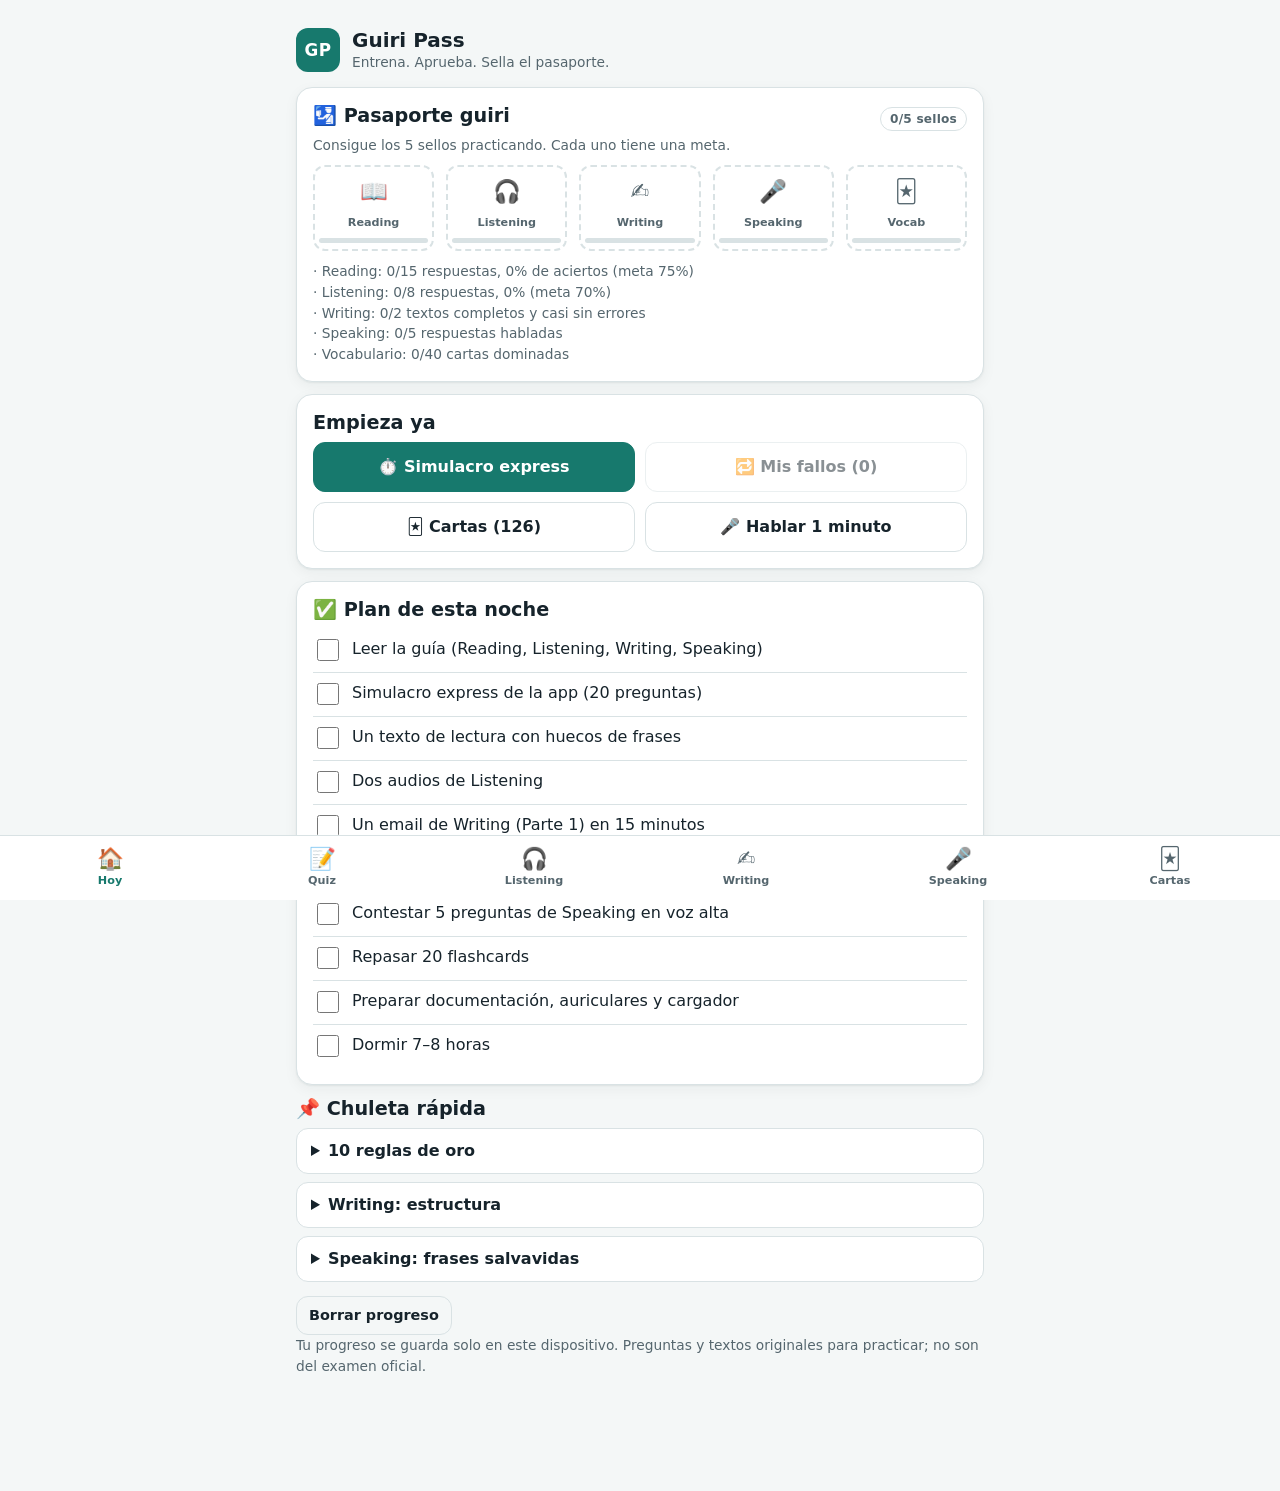
<file: index.html>
<!doctype html>
<html lang="es">
<head>
<meta charset="utf-8">
<meta name="viewport" content="width=device-width, initial-scale=1, viewport-fit=cover">
<title>Guiri Pass</title>
<meta name="description" content="Entrenador para el Cambridge English Skills Test: quiz, listening, writing, speaking y flashcards.">
<meta name="theme-color" content="#17796d">
<link rel="manifest" href="manifest.webmanifest">
<link rel="icon" href="icons/icon-192.png">
<link rel="apple-touch-icon" href="icons/icon-192.png">
<meta name="mobile-web-app-capable" content="yes">
<meta name="apple-mobile-web-app-capable" content="yes">
<meta name="apple-mobile-web-app-title" content="Guiri Pass">
<style>
:root {
  --bg: #f4f7f7; --surface: #ffffff; --text: #16232b; --muted: #55666e; --line: #d9e2e4;
  --accent: #17796d; --accent-ink: #ffffff; --accent-soft: #e1f2ef;
  --ok: #1a7f4a; --ok-soft: #dff3e6; --bad: #b83247; --bad-soft: #fbe3e7;
  --warn: #8a5a0b; --warn-soft: #fcefd0; --stamp: #b9380b; --shadow: 0 1px 2px rgba(10, 30, 40, .06), 0 4px 14px rgba(10, 30, 40, .05);
}
@media (prefers-color-scheme: dark) {
  :root:not([data-theme="light"]) {
    --bg: #0e171b; --surface: #16222a; --text: #e8eef0; --muted: #9bafb7; --line: #2a3b44;
    --accent: #3fc6b4; --accent-ink: #052320; --accent-soft: #14393a;
    --ok: #52cf8b; --ok-soft: #143626; --bad: #ff8294; --bad-soft: #3d1a22;
    --warn: #f0bd5c; --warn-soft: #3a2d12; --stamp: #ff9163; --shadow: none; color-scheme: dark;
  }
}
:root[data-theme="dark"] {
  --bg: #0e171b; --surface: #16222a; --text: #e8eef0; --muted: #9bafb7; --line: #2a3b44;
  --accent: #3fc6b4; --accent-ink: #052320; --accent-soft: #14393a;
  --ok: #52cf8b; --ok-soft: #143626; --bad: #ff8294; --bad-soft: #3d1a22;
  --warn: #f0bd5c; --warn-soft: #3a2d12; --stamp: #ff9163; --shadow: none; color-scheme: dark;
}
* { box-sizing: border-box; -webkit-tap-highlight-color: transparent; }
html { color-scheme: light dark; }
body { margin: 0; background: var(--bg); color: var(--text); font: 16px/1.5 system-ui, -apple-system, "Segoe UI", Roboto, "Helvetica Neue", Arial, sans-serif; }
.app { max-width: 720px; margin: 0 auto; padding: 16px max(16px, env(safe-area-inset-right, 0px)) 104px max(16px, env(safe-area-inset-left, 0px)); }
h1, h2, h3 { line-height: 1.2; margin: 0 0 8px; }
h1 { font-size: 1.55rem; } h2 { font-size: 1.2rem; } h3 { font-size: 1.02rem; }
p { margin: 0 0 10px; }
em { font-style: italic; }
.muted { color: var(--muted); }
.small { font-size: .86rem; }
.hdr { display: flex; align-items: center; gap: 12px; margin-bottom: 14px; }
.logo { width: 44px; height: 44px; border-radius: 12px; background: var(--accent); color: var(--accent-ink); display: grid; place-items: center; font-weight: 800; font-size: 1.05rem; letter-spacing: .5px; flex: none; }
.hdr h1 { margin: 0; font-size: 1.25rem; }
.hdr p { margin: 0; font-size: .86rem; color: var(--muted); }
.card { background: var(--surface); border: 1px solid var(--line); border-radius: 16px; padding: 16px; margin: 0 0 12px; box-shadow: var(--shadow); }
.card.tight { padding: 12px 14px; }
.row { display: flex; align-items: center; gap: 10px; }
.row.wrap { flex-wrap: wrap; }
.row.between { justify-content: space-between; }
.grow { flex: 1; min-width: 0; }
.grid2 { display: grid; grid-template-columns: 1fr 1fr; gap: 10px; }
.grid3 { display: grid; grid-template-columns: repeat(3, 1fr); gap: 8px; }
.btn { appearance: none; border: 1px solid var(--line); background: var(--surface); color: var(--text); border-radius: 12px; padding: 12px 16px; font: inherit; font-weight: 600; cursor: pointer; min-height: 46px; text-align: center; }
.btn:active { transform: translateY(1px); }
.btn.primary { background: var(--accent); border-color: var(--accent); color: var(--accent-ink); }
.btn.ghost { background: transparent; }
.btn.small { min-height: 38px; padding: 8px 12px; font-size: .9rem; }
.btn.block { display: block; width: 100%; }
.btn[disabled] { opacity: .5; cursor: not-allowed; }
.chip { display: inline-block; padding: 2px 9px; border-radius: 999px; font-size: .76rem; font-weight: 700; background: var(--accent-soft); color: var(--accent); letter-spacing: .2px; }
.chip.warn { background: var(--warn-soft); color: var(--warn); }
.chip.ok { background: var(--ok-soft); color: var(--ok); }
.chip.bad { background: var(--bad-soft); color: var(--bad); }
.chip.plain { background: transparent; border: 1px solid var(--line); color: var(--muted); }
.bar { height: 8px; border-radius: 99px; background: var(--line); overflow: hidden; }
.bar > i { display: block; height: 100%; background: var(--accent); border-radius: 99px; transition: width .3s; }
.bar.ok > i { background: var(--ok); }
.opts { display: grid; gap: 8px; margin-top: 12px; }
.opt { appearance: none; text-align: left; border: 2px solid var(--line); background: var(--surface); color: var(--text); border-radius: 12px; padding: 12px 14px; font: inherit; cursor: pointer; display: flex; gap: 10px; align-items: flex-start; min-height: 48px; }
.opt b { flex: none; width: 22px; height: 22px; border-radius: 50%; background: var(--accent-soft); color: var(--accent); display: grid; place-items: center; font-size: .78rem; margin-top: 1px; }
.opt.sel { border-color: var(--accent); background: var(--accent-soft); }
.opt.correct { border-color: var(--ok); background: var(--ok-soft); }
.opt.wrong { border-color: var(--bad); background: var(--bad-soft); }
.opt[disabled] { cursor: default; }
.q { font-size: 1.12rem; font-weight: 600; margin: 8px 0 0; white-space: pre-wrap; }
input[type=text], select, textarea { font: inherit; color: var(--text); background: var(--surface); border: 2px solid var(--line); border-radius: 12px; padding: 12px 14px; width: 100%; }
input[type=text]:focus, select:focus, textarea:focus { outline: none; border-color: var(--accent); }
select { padding: 10px 12px; width: auto; max-width: 100%; }
textarea.editor { min-height: 260px; line-height: 1.55; resize: vertical; }
.fb { margin-top: 12px; padding: 12px 14px; border-radius: 12px; font-size: .96rem; }
.fb.ok { background: var(--ok-soft); color: var(--text); border: 1px solid var(--ok); }
.fb.bad { background: var(--bad-soft); color: var(--text); border: 1px solid var(--bad); }
.fb b { display: block; margin-bottom: 2px; }
.nav { position: fixed; left: 0; right: 0; bottom: 0; display: flex; background: var(--surface); border-top: 1px solid var(--line); padding: 6px max(4px, env(safe-area-inset-right, 0px)) calc(6px + env(safe-area-inset-bottom, 0px)) max(4px, env(safe-area-inset-left, 0px)); z-index: 5; }
.nav button { flex: 1; appearance: none; border: 0; background: transparent; color: var(--muted); font: inherit; font-size: .7rem; font-weight: 600; padding: 4px 0; cursor: pointer; display: grid; gap: 1px; justify-items: center; }
.nav button span { font-size: 1.35rem; line-height: 1.2; }
.nav button.on { color: var(--accent); }
.passport { display: grid; grid-template-columns: repeat(5, 1fr); gap: 8px; margin-top: 10px; }
.stampbox { border: 2px dashed var(--line); border-radius: 12px; padding: 8px 4px 6px; text-align: center; font-size: .7rem; font-weight: 700; color: var(--muted); min-height: 86px; display: grid; align-content: space-between; justify-items: center; gap: 4px; }
.stampbox .ic { font-size: 1.4rem; }
.stampbox.done { border-style: solid; border-color: var(--stamp); color: var(--stamp); transform: rotate(-3deg); background: color-mix(in srgb, var(--stamp) 8%, transparent); }
.stampbox .bar { width: 100%; height: 5px; }
.stamp { display: inline-block; border: 4px double var(--stamp); color: var(--stamp); border-radius: 10px; padding: 6px 16px; font-weight: 900; letter-spacing: 2px; text-transform: uppercase; transform: rotate(-6deg); animation: pop .5s ease-out; }
@keyframes pop { from { transform: scale(2) rotate(-14deg); opacity: 0; } to { transform: scale(1) rotate(-6deg); opacity: 1; } }
.score { font-size: 2.6rem; font-weight: 800; line-height: 1; }
.todo { display: flex; gap: 10px; align-items: flex-start; padding: 8px 0; border-bottom: 1px solid var(--line); }
.todo:last-child { border-bottom: 0; }
.todo input { width: 22px; height: 22px; margin-top: 2px; accent-color: var(--accent); flex: none; }
.todo.done span { text-decoration: line-through; color: var(--muted); }
.list > button { width: 100%; text-align: left; }
.item { display: flex; align-items: center; gap: 12px; padding: 12px 14px; border: 1px solid var(--line); background: var(--surface); border-radius: 14px; margin-bottom: 8px; cursor: pointer; font: inherit; color: inherit; width: 100%; text-align: left; }
.item .grow b { display: block; }
.passage { white-space: pre-wrap; background: var(--accent-soft); border-radius: 12px; padding: 14px; margin: 8px 0 12px; font-size: 1.02rem; line-height: 1.6; }
.passage .gapn { display: inline-block; min-width: 1.6em; text-align: center; background: var(--surface); border: 1px solid var(--accent); color: var(--accent); border-radius: 6px; font-weight: 800; font-size: .8rem; padding: 0 5px; }
.sentlist { margin: 6px 0 12px; padding: 0; list-style: none; display: grid; gap: 6px; }
.sentlist li { display: flex; gap: 8px; }
.sentlist b { flex: none; width: 22px; height: 22px; border-radius: 50%; background: var(--accent-soft); color: var(--accent); display: grid; place-items: center; font-size: .78rem; }
.stats { display: flex; gap: 8px; flex-wrap: wrap; margin: 10px 0; }
.stat { background: var(--surface); border: 1px solid var(--line); border-radius: 12px; padding: 8px 12px; min-width: 88px; }
.stat b { display: block; font-size: 1.2rem; line-height: 1.2; }
.stat span { font-size: .74rem; color: var(--muted); }
.stat.ok { border-color: var(--ok); } .stat.bad { border-color: var(--bad); }
.issue { display: flex; gap: 8px; padding: 8px 10px; border-radius: 10px; background: var(--bad-soft); margin: 6px 0; font-size: .92rem; }
.issue.tip { background: var(--warn-soft); }
.issue code { font-family: ui-monospace, Menlo, Consolas, monospace; font-size: .88rem; background: rgba(127, 127, 127, .18); padding: 0 4px; border-radius: 4px; }
.phr { display: flex; gap: 6px; flex-wrap: wrap; margin: 6px 0; }
.phr button { border: 1px solid var(--line); background: var(--surface); color: var(--text); border-radius: 999px; padding: 6px 11px; font: inherit; font-size: .84rem; cursor: pointer; }
.tabs { display: flex; gap: 6px; flex-wrap: wrap; margin: 8px 0; }
.tabs button { border: 1px solid var(--line); background: var(--surface); color: var(--text); border-radius: 999px; padding: 6px 12px; font: inherit; font-size: .86rem; font-weight: 600; cursor: pointer; }
.tabs button.on { background: var(--accent); color: var(--accent-ink); border-color: var(--accent); }
.big-timer { font-size: 3rem; font-weight: 800; text-align: center; font-variant-numeric: tabular-nums; }
.big-timer.low { color: var(--bad); }
.scene { font-size: 3rem; text-align: center; letter-spacing: 6px; padding: 8px 0; }
.flash { min-height: 190px; display: grid; place-items: center; text-align: center; cursor: pointer; padding: 22px; }
.flash .front { font-size: 1.7rem; font-weight: 700; }
.flash .ex { color: var(--muted); font-style: italic; margin-top: 8px; }
.flash .hint { color: var(--muted); font-size: .85rem; }
details { border: 1px solid var(--line); border-radius: 12px; padding: 10px 14px; margin-bottom: 8px; background: var(--surface); }
details summary { cursor: pointer; font-weight: 700; }
details[open] summary { margin-bottom: 6px; }
details ul, details ol { margin: 4px 0 4px 18px; padding: 0; }
audio { width: 100%; margin-top: 8px; }
.sr { position: absolute; width: 1px; height: 1px; overflow: hidden; clip: rect(0 0 0 0); }
.hide { display: none !important; }
.transcript { white-space: pre-wrap; font-size: .95rem; background: var(--accent-soft); border-radius: 12px; padding: 12px 14px; margin-top: 10px; }
.match-row { display: flex; align-items: center; gap: 10px; margin: 8px 0; }
.match-row label { flex: none; width: 88px; font-weight: 600; }
.match-row select { flex: 1; }
@media (min-width: 640px) { .app { padding-top: 28px; } .passport { gap: 12px; } }

</style>
</head>
<body>
<main id="main" class="app"><noscript>Esta app necesita JavaScript.</noscript></main>
<nav class="nav" aria-label="Secciones">
  <button data-tab="home"><span aria-hidden="true">🏠</span>Hoy</button>
  <button data-tab="quiz"><span aria-hidden="true">📝</span>Quiz</button>
  <button data-tab="listen"><span aria-hidden="true">🎧</span>Listening</button>
  <button data-tab="write"><span aria-hidden="true">✍️</span>Writing</button>
  <button data-tab="speak"><span aria-hidden="true">🎤</span>Speaking</button>
  <button data-tab="cards"><span aria-hidden="true">🃏</span>Cartas</button>
</nav>
<script>
(function () {
'use strict';
/* ===== Banco de preguntas (Use of English / Reading). Preguntas originales, no son del examen. ===== */
const TOPICS = {
  tiempos: 'Tiempos verbales',
  condicionales: 'Condicionales',
  prep: 'Preposiciones',
  phrasal: 'Phrasal verbs',
  colocaciones: 'Colocaciones',
  conectores: 'Conectores',
  patrones: 'Verb patterns (-ing / to)',
  relativos: 'Relativos y pasiva',
  falsos: 'Falsos amigos',
  errores: 'Errores típicos',
  vocab: 'Vocabulario'
};
const QUIZ = [];
let _qn = 0;
const mc = (topic, level, q, opts, ans, why) => QUIZ.push({ id: 'q' + (++_qn), type: 'mc', topic, level, q, opts, ans, why });
const gp = (topic, level, q, answers, why) => QUIZ.push({ id: 'q' + (++_qn), type: 'gap', topic, level, q, answers, why });
const WHICH = 'Which sentence is correct?';

/* --- Tiempos verbales --- */
mc('tiempos', 'B1', 'I ____ in Madrid since 2019.', ['live', 'have lived', 'am living', 'lived'], 1, 'Con *since* + momento de inicio se usa present perfect: *have lived*.');
mc('tiempos', 'B1', 'When we arrived, the film ____.', ['had already started', 'already starts', 'was already start', 'has already started'], 0, 'Acción anterior a otra acción pasada: past perfect (*had started*).');
mc('tiempos', 'B1', 'Look at those black clouds! It ____ rain.', ['is going to', 'rains', 'rained', 'has rained'], 0, 'Hay evidencia en el presente, así que se usa *going to*.');
mc('tiempos', 'B1', 'She ____ TV when the phone rang.', ['watched', 'was watching', 'has watched', 'is watching'], 1, 'Acción en curso interrumpida por otra: past continuous.');
gp('tiempos', 'B1', "I haven't seen Tom ____ last Monday.", ['since'], '*Since* + momento de inicio. Con una duración se usa *for*.');
gp('tiempos', 'B1', 'We have known each other ____ ten years.', ['for'], '*For* + duración. Con un momento concreto se usa *since*.');
mc('tiempos', 'B2', 'By the time we reached the station, the train ____.', ['left', 'had left', 'has left', 'was leaving'], 1, 'Acción anterior a otro momento pasado: past perfect (*had left*).');
mc('tiempos', 'B1', 'Have you ever ____ sushi?', ['ate', 'eaten', 'eat', 'eating'], 1, 'Present perfect: *have* + participio (*eaten*).');
mc('tiempos', 'B2', 'Yesterday she said she ____ very tired.', ['is', 'was', 'has been', 'will be'], 1, 'Estilo indirecto: el verbo retrocede un tiempo (*is* pasa a *was*).');
mc('tiempos', 'A2', 'At the moment, my brother ____ a shower.', ['has', 'is having', 'have', 'having'], 1, 'Acción en curso ahora: present continuous (*is having*).');
mc('tiempos', 'A2', 'I ____ to the gym every Monday and Thursday.', ['go', 'am going', 'have gone', 'went'], 0, 'Rutina habitual: present simple.');
mc('tiempos', 'B2', "I'm exhausted. I ____ since six o'clock this morning.", ['work', 'am working', 'have been working', 'worked'], 2, 'Acción que empezó en el pasado y sigue, con *since*: present perfect continuous.');

/* --- Condicionales --- */
mc('condicionales', 'B1', "If it ____ tomorrow, we'll stay at home.", ['will rain', 'rains', 'rained', 'would rain'], 1, 'Primer condicional: *if* + presente, *will* + infinitivo. Tras *if* no se usa *will*.');
mc('condicionales', 'B2', 'If I had more money, I ____ a bigger flat.', ['will rent', 'would rent', 'rented', 'would have rented'], 1, 'Segundo condicional: *if* + pasado, *would* + infinitivo.');
mc('condicionales', 'B2', 'If she had studied harder, she ____ the exam.', ['would pass', 'would have passed', 'will pass', 'passed'], 1, 'Tercer condicional (pasado irreal): *if* + past perfect, *would have* + participio.');
mc('condicionales', 'B2', 'I wish I ____ more free time.', ['have', 'had', 'would have', 'will have'], 1, '*Wish* + pasado para deseos sobre el presente.');
mc('condicionales', 'B2', '____ you leave now, you will miss the bus.', ['If', 'Unless', 'When', 'Although'], 1, '*Unless* = *if not* (a menos que). Se usa con presente.');
gp('condicionales', 'B2', 'If I ____ (know) about the party, I would have gone.', ['had known'], 'Tercer condicional: *if* + past perfect (*had known*).');
mc('condicionales', 'B1', 'What would you do if you ____ the lottery?', ['win', 'won', 'will win', 'would win'], 1, 'Segundo condicional: *if* + pasado simple.');
mc('condicionales', 'C1', '____ I known the truth, I would have said something.', ['If', 'Had', 'Were', 'Should'], 1, 'Inversión del tercer condicional: *Had I known* = *If I had known*.');
mc('condicionales', 'C1', 'If I ____ that job last year, I would be earning more now.', ['took', 'had taken', 'would take', 'have taken'], 1, 'Condicional mixto: *if* + past perfect (pasado) y *would* + infinitivo (presente).');

/* --- Preposiciones --- */
gp('prep', 'B1', "I'm looking forward ____ meeting you.", ['to'], '*Look forward to* + -ing. Aquí *to* es preposición.');
gp('prep', 'B1', 'It depends ____ the weather.', ['on'], '*Depend on*, no *of*.');
gp('prep', 'B1', "She's very good ____ languages.", ['at'], '*Good at* + sustantivo o -ing.');
gp('prep', 'B1', 'We arrived ____ the airport at six.', ['at'], '*Arrive at* un lugar concreto; *arrive in* una ciudad o un país.');
gp('prep', 'B1', "He's married ____ a doctor.", ['to'], '*Married to*, no *with*.');
gp('prep', 'A2', "I'll see you ____ Monday.", ['on'], '*On* + días.');
gp('prep', 'B1', "She's interested ____ photography.", ['in'], '*Interested in*.');
gp('prep', 'B1', "I'm afraid ____ spiders.", ['of'], '*Afraid of*.');
gp('prep', 'B1', 'Thanks for waiting ____ me.', ['for'], '*Wait for*.');
gp('prep', 'B2', "He's responsible ____ the project.", ['for'], '*Responsible for*.');
gp('prep', 'B1', "She's very proud ____ her daughter.", ['of'], '*Proud of*.');
gp('prep', 'A2', 'The meeting starts ____ 9 a.m.', ['at'], '*At* + horas.');
gp('prep', 'A2', 'I was born ____ 1998.', ['in'], '*In* + años, meses y estaciones.');

/* --- Phrasal verbs --- */
gp('phrasal', 'B1', "Don't give ____! You can do it.", ['up'], '*Give up* = rendirse.');
gp('phrasal', 'B1', 'We ran ____ milk, so I went to the shop.', ['out of'], '*Run out of* = quedarse sin.');
gp('phrasal', 'B1', 'She wants to take ____ yoga this autumn.', ['up'], '*Take up* = empezar una afición.');
gp('phrasal', 'B1', "Can you look ____ my cat while I'm away?", ['after'], '*Look after* = cuidar.');
gp('phrasal', 'B1', 'The meeting was put ____ until next week.', ['off'], '*Put off* = aplazar.');
gp('phrasal', 'B2', 'He came ____ with a brilliant idea.', ['up'], '*Come up with* = idear. El hueco es *up*; *with* ya está escrito.');
gp('phrasal', 'B2', "It's hard to get ____ with my neighbours: we never agree.", ['on', 'along'], '*Get on / get along with* = llevarse bien con.');
mc('phrasal', 'B2', '"It turned out that he was right." What does *turned out* mean?', ['he turned around', 'it finally proved to be the case', 'he went outside', 'he got angry'], 1, '*Turn out* = resultar, acabar siendo.');
gp('phrasal', 'B2', 'The concert was called ____ because of the storm.', ['off'], '*Call off* = cancelar.');
gp('phrasal', 'B2', 'I need to fill ____ this form before Friday.', ['in', 'out'], '*Fill in / fill out* = rellenar un formulario.');
gp('phrasal', 'B2', 'She is slowly getting ____ a bad cold.', ['over'], '*Get over* = recuperarse de.');

/* --- Colocaciones --- */
mc('colocaciones', 'B1', 'I need to ____ a decision soon.', ['do', 'make', 'take', 'have'], 1, '*Make a decision*. Igual que *make a mistake* o *make an effort*.');
mc('colocaciones', 'B1', 'She always ____ her best in exams.', ['makes', 'does', 'takes', 'keeps'], 1, '*Do your best*.');
mc('colocaciones', 'B1', 'Please ____ attention to the instructions.', ['make', 'pay', 'put', 'do'], 1, '*Pay attention*.');
mc('colocaciones', 'B1', "Let's ____ in touch after the course.", ['keep', 'hold', 'make', 'put'], 0, '*Keep in touch* = mantener el contacto.');
mc('colocaciones', 'B2', 'He ____ a big risk when he invested all his savings.', ['did', 'made', 'took', 'had'], 2, '*Take a risk*.');
mc('colocaciones', 'B1', "I'd like to ____ a complaint about the service.", ['do', 'make', 'tell', 'say'], 1, '*Make a complaint*.');
mc('colocaciones', 'B2', 'The team must ____ the deadline.', ['meet', 'catch', 'touch', 'arrive'], 0, '*Meet a deadline* = cumplir un plazo.');
mc('colocaciones', 'B2', 'After a long discussion, they finally ____ a conclusion.', ['arrived', 'reached', 'made', 'took'], 1, '*Reach a conclusion*. (*Arrive* necesitaría *at*.)');
mc('colocaciones', 'B1', 'I caught a bad ____ last week and stayed in bed.', ['cold', 'illness', 'health', 'hospital'], 0, '*Catch a cold*.');
mc('colocaciones', 'B2', 'She has ____ great progress since September.', ['done', 'made', 'taken', 'got'], 1, '*Make progress*.');
mc('colocaciones', 'B2', 'He ____ a promise and told everyone the secret.', ['broke', 'cracked', 'failed', 'lost'], 0, '*Break a promise*.');

/* --- Conectores --- */
mc('conectores', 'B1', '____ it was raining, we went for a walk.', ['Although', 'Despite', 'However', 'Because'], 0, '*Although* + sujeto + verbo. *Despite* va con sustantivo o -ing.');
mc('conectores', 'B1', '____ the rain, we went for a walk.', ['Although', 'Despite', 'However', 'Because'], 1, '*Despite* + sustantivo (*the rain*).');
mc('conectores', 'B1', 'I was very tired. ____, I finished the report.', ['Because', 'Although', 'However', 'Despite'], 2, '*However* abre una frase nueva con contraste.');
mc('conectores', 'B2', 'The trains were cancelled; ____, we took a taxi.', ['although', 'despite', 'therefore', 'however'], 2, '*Therefore* = por lo tanto (resultado).');
mc('conectores', 'B2', 'She loves sport, ____ her brother prefers reading.', ['whereas', 'because', 'unless', 'despite'], 0, '*Whereas* = mientras que (contraste entre dos cosas).');
mc('conectores', 'B1', "I'll call you ____ I arrive.", ['unless', 'although', 'as soon as', 'despite'], 2, '*As soon as* = en cuanto.');
mc('conectores', 'B1', "You can't enter ____ you have a ticket.", ['unless', 'because', 'despite', 'whereas'], 0, '*Unless* = a menos que.');
mc('conectores', 'B1', 'He stayed at home ____ he was ill.', ['although', 'because', 'despite', 'however'], 1, '*Because* introduce la causa.');
mc('conectores', 'B2', 'The hotel was cheap. ____, it was clean and comfortable.', ['Moreover', 'Although', 'Unless', 'Despite'], 0, '*Moreover* = además (añade una idea).');
mc('conectores', 'B2', '____ his lack of experience, he got the job.', ['Despite', 'Although', 'Whereas', 'Unless'], 0, '*Despite* + sustantivo (*his lack of experience*).');

/* --- Verb patterns --- */
gp('patrones', 'B2', 'She succeeded ____ finding a job in Dublin.', ['in'], '*Succeed in* + -ing.');
gp('patrones', 'B1', 'Tim managed ____ finish the ride.', ['to'], '*Manage to* + infinitivo.');
mc('patrones', 'B1', 'I enjoy ____ in the sea.', ['swim', 'to swim', 'swimming', 'swam'], 2, '*Enjoy* + -ing.');
mc('patrones', 'B1', 'He suggested ____ to the cinema.', ['go', 'to go', 'going', 'went'], 2, '*Suggest* + -ing.');
mc('patrones', 'B2', 'I forgot ____ the door, so anyone could come in.', ['to lock', 'locking', 'lock', 'locked'], 0, '*Forget to do* = olvidar hacer algo.');
mc('patrones', 'B1', 'I look forward to ____ you next week.', ['see', 'seeing', 'to see', 'saw'], 1, '*Look forward to* + -ing (aquí *to* es una preposición).');
mc('patrones', 'B1', 'She decided ____ the job.', ['to take', 'taking', 'take', 'took'], 0, '*Decide* + *to* + infinitivo.');
mc('patrones', 'B2', 'I clearly remember ____ the door, so someone else must have opened it.', ['to lock', 'locking', 'lock', 'locked'], 1, '*Remember doing* = recordar haber hecho algo.');
mc('patrones', 'B2', 'He refused ____ me the answer.', ['to give', 'giving', 'give', 'gave'], 0, '*Refuse* + *to* + infinitivo.');

/* --- Relativos y pasiva --- */
mc('relativos', 'B1', 'The woman ____ lives next door is a doctor.', ['who', 'which', 'whose', 'where'], 0, '*Who* para personas.');
mc('relativos', 'B1', 'This is the village ____ I was born.', ['who', 'which', 'where', 'whose'], 2, '*Where* para lugares.');
mc('relativos', 'B2', 'The man ____ car was stolen called the police.', ['who', 'which', 'whose', 'where'], 2, '*Whose* indica posesión.');
mc('relativos', 'B1', 'English ____ in many countries.', ['speaks', 'is spoken', 'is speaking', 'spoke'], 1, 'Pasiva en presente: *is spoken*.');
mc('relativos', 'B2', 'The report ____ by the manager yesterday.', ['wrote', 'was written', 'is written', 'has written'], 1, 'Pasiva en pasado: *was written*.');
mc('relativos', 'B2', 'My bike ____ last night.', ['stole', 'was stolen', 'has stolen', 'is stolen'], 1, 'Pasiva en pasado: *was stolen*.');
mc('relativos', 'B2', 'The windows ____ every week.', ['clean', 'are cleaned', 'cleaned', 'are cleaning'], 1, 'Pasiva en presente: *are cleaned*.');
mc('relativos', 'B2', 'The book ____ I bought yesterday is excellent.', ['who', 'which', 'where', 'whose'], 1, '*Which* para cosas.');
mc('relativos', 'C1', "The new law, ____ was passed last month, affects everyone.", ['that', 'which', 'what', 'who'], 1, 'Oración de relativo entre comas: *which* (con *that* no se usan comas).');

/* --- Falsos amigos --- */
mc('falsos', 'B1', '"Actually, I don\'t like coffee." ¿Qué significa *actually*?', ['actualmente', 'de hecho', 'antiguamente', 'rápidamente'], 1, '*Actually* = de hecho. "Actualmente" es *currently*.');
mc('falsos', 'B1', "I'm going to the ____ to borrow a book.", ['library', 'bookshop', 'stationery', 'school'], 0, '*Library* = biblioteca. Librería = *bookshop*.');
mc('falsos', 'B2', 'She felt very ____ when she fell in front of everyone.', ['embarrassed', 'pregnant', 'sensitive', 'sensible'], 0, '*Embarrassed* = avergonzada. Embarazada = *pregnant*.');
mc('falsos', 'B2', 'He ____ to be ill, but he was fine.', ['intended', 'pretended', 'expected', 'attended'], 1, '*Pretend* = fingir. Pretender = *intend*.');
mc('falsos', 'B2', "He cries at sad films; he's very ____.", ['sensible', 'sensitive', 'sensational', 'senseless'], 1, '*Sensitive* = sensible (emocionalmente). *Sensible* = sensato.');
mc('falsos', 'B2', 'After a long wait, the bus ____ arrived.', ['actually', 'currently', 'eventually', 'possibly'], 2, '*Eventually* = finalmente.');
mc('falsos', 'B2', "I'm ____ studying for my exam, so I can't talk.", ['actually', 'currently', 'eventually', 'finally'], 1, '*Currently* = actualmente, ahora mismo.');
mc('falsos', 'B2', 'I need to ____ the meeting on Friday.', ['assist', 'attend', 'pretend', 'intend'], 1, '*Attend* = asistir a. *Assist* = ayudar.');
mc('falsos', 'B2', "I didn't ____ I had lost my keys until I got home.", ['realize', 'carry out', 'achieve', 'happen'], 0, '*Realize* = darse cuenta. Realizar = *carry out*.');

/* --- Errores típicos de hispanohablantes --- */
mc('errores', 'A2', WHICH, ['I have 25 years.', 'I am 25 years old.', 'I have 25 years old.', 'I am having 25 years.'], 1, 'La edad va con *to be*: *I am 25 (years old)*.');
mc('errores', 'B1', WHICH, ['People is friendly here.', 'People are friendly here.', 'People are friendlies here.', 'The people is friendly here.'], 1, '*People* es plural: *are*.');
mc('errores', 'B1', WHICH, ["She don't like coffee.", "She doesn't likes coffee.", "She doesn't like coffee.", 'She not like coffee.'], 2, 'Con *he/she/it*: *doesn\'t* + verbo sin -s.');
mc('errores', 'B1', WHICH, ['I am agree with you.', 'I agree with you.', 'I am agreeing to you.', 'I agree you.'], 1, '*Agree* es un verbo: no lleva *to be*.');
mc('errores', 'B1', WHICH, ['It depends of the price.', 'It depends from the price.', 'It depends on the price.', 'It depends in the price.'], 2, '*Depend on*.');
mc('errores', 'B1', WHICH, ['I made my homework.', 'I did my homework.', 'I did my homeworks.', 'I make my homework.'], 1, '*Do homework*. *Homework* no tiene plural.');
mc('errores', 'B1', WHICH, ['I live here since 2018.', 'I have lived here since 2018.', 'I am living here since 2018.', 'I lived here since 2018.'], 1, 'Con *since* se usa present perfect.');
mc('errores', 'A2', WHICH, ['Is raining.', 'It raining.', "It's raining.", 'Raining is.'], 2, 'El inglés necesita sujeto: *It\'s raining*.');
mc('errores', 'B1', WHICH, ['Can you explain me the problem?', 'Can you explain the problem to me?', 'Can you explain for me the problem?', 'Can you explain me about the problem?'], 1, '*Explain something to somebody*.');
mc('errores', 'B1', WHICH, ['The information are useful.', 'The informations are useful.', 'The information is useful.', 'The information it is useful.'], 2, '*Information* no se cuenta: singular, *is*.');
mc('errores', 'A2', WHICH, ['She is more tall than me.', 'She is taller than me.', 'She is more taller than me.', 'She is tall than me.'], 1, 'Adjetivo corto + *-er than*.');
mc('errores', 'B1', WHICH, ['I like very much this film.', 'I like this film very much.', 'I very like this film.', 'I like this film very.'], 1, '*Very much* va después del objeto.');
mc('errores', 'A2', WHICH, ['I went to home.', 'I went home.', 'I went at home.', 'I went in home.'], 1, '*Go home* sin preposición.');
mc('errores', 'B1', WHICH, ['Me and my friend went to the cinema.', 'My friend and me went to the cinema.', 'My friend and I went to the cinema.', 'I and my friend went to the cinema.'], 2, 'Como sujeto: *My friend and I*.');
mc('errores', 'B1', WHICH, ['You should to study more.', 'You should study more.', 'You should studying more.', 'You should studies more.'], 1, 'Los modales (*should, can, must*) no llevan *to*.');
mc('errores', 'B1', WHICH, ['I am interested on music.', 'I am interested in music.', 'I am interesting in music.', 'I am interested of music.'], 1, '*Interested in*. *Interesting* describe lo que provoca interés.');
mc('errores', 'B1', WHICH, ['The life is hard.', 'Life is hard.', 'A life is hard.', 'Lives is hard.'], 1, 'Sin artículo cuando se habla en general.');
mc('errores', 'B2', WHICH, ['We discussed about the problem.', 'We discussed the problem.', 'We discussed of the problem.', 'We discussed on the problem.'], 1, '*Discuss* no lleva preposición.');
mc('errores', 'B2', WHICH, ['He is married with a teacher.', 'He is married to a teacher.', 'He is married at a teacher.', 'He is married for a teacher.'], 1, '*Married to*.');
mc('errores', 'B2', WHICH, ['The film was very boring and I was bored.', 'The film was very bored and I was boring.', 'The film was very boring and I was boring.', 'The film was very bored and I was bored.'], 0, '*-ing* describe la cosa (*boring*); *-ed* describe cómo te sientes (*bored*).');

/* --- Vocabulario --- */
mc('vocab', 'B1', 'We need to ____ with this problem quickly.', ['deal', 'solve', 'do', 'fix'], 0, '*Deal with* = ocuparse de.');
mc('vocab', 'B1', 'She has a great ____ for languages.', ['talent', 'habit', 'hobby', 'fashion'], 0, '*A talent for* = talento para.');
mc('vocab', 'B1', 'The film was so ____ that I fell asleep.', ['boring', 'bored', 'bore', 'bores'], 0, 'Describe la película: *boring*.');
mc('vocab', 'B1', 'She is very ____ about her exam results.', ['worried', 'worrying', 'worry', 'worries'], 0, '*Worried about* = preocupada por.');
mc('vocab', 'B1', 'We stayed at a small hotel ____ the beach.', ['near', 'between', 'during', 'since'], 0, '*Near* = cerca de.');
mc('vocab', 'B2', 'She ____ to finish the report before the deadline.', ['managed', 'succeeded', 'achieved', 'reached'], 0, '*Manage to* + infinitivo.');
mc('vocab', 'B2', 'The company is going to ____ fifty new employees.', ['hire', 'rent', 'lend', 'borrow'], 0, '*Hire* = contratar.');
mc('vocab', 'B2', 'His speech was very ____; everyone listened carefully.', ['convincing', 'convinced', 'convince', 'convinces'], 0, '*Convincing* = convincente.');
mc('vocab', 'C1', "The company's profits ____ by 15% last year.", ['raised', 'rose', 'arose', 'lifted'], 1, '*Rise* (sin complemento) = aumentar. *Raise* necesita complemento.');
mc('vocab', 'C1', 'There has been a ____ increase in house prices.', ['sharp', 'sharpen', 'sharply', 'sharpness'], 0, '*Sharp increase*: adjetivo + sustantivo.');

/* ===== Textos de lectura (originales) ===== */
const PASSAGES = [
  {
    id: 'p1', title: 'Aviso de la comunidad', level: 'B1', type: 'mc',
    tip: 'Pregunta 1 = objetivo del texto. Mira el verbo principal: ¿informa, pide, se queja?',
    text: [
      'To all residents',
      'Last Saturday, some of you may have noticed that the lift was out of order. The problem was caused by a power cut, which also affected the lights in the car park. The building manager has now checked everything, and the lift is working again.',
      'However, because of repairs to the roof, the entrance on the north side will be closed from Monday to Thursday next week, so please use the main door. We are sorry for any trouble.',
      'If you find any further problems, do not call the manager directly. Instead, leave a note in the box by the post room before noon, and we will deal with it the next day.',
      'The Residents\' Committee'
    ],
    qs: [
      { q: 'What is the main purpose of the message?', opts: ['to complain about the building manager', 'to give residents information about recent and planned problems', 'to ask residents to help with repairs', 'to announce a residents\' meeting'], ans: 1, why: 'Informa de un problema pasado (ascensor) y de uno futuro (entrada cerrada). No se queja, no pide ayuda y no convoca ninguna reunión.' },
      { q: 'What caused the problem with the lift?', opts: ['work on the roof', 'a power cut', 'a broken door', 'a shortage of staff'], ans: 1, why: '*The problem was caused by a power cut*. Las obras del tejado afectan a la entrada, no al ascensor.' },
      { q: 'What should residents do next week?', opts: ['use the north entrance', 'avoid the car park', 'use the main door', 'call the manager'], ans: 2, why: '*The entrance on the north side will be closed… please use the main door*.' },
      { q: 'How should residents report a new problem?', opts: ['by phoning the manager', 'by emailing the committee', 'by leaving a note before noon', 'by visiting the post room after lunch'], ans: 2, why: '*Do not call the manager directly. Instead, leave a note… before noon*.' }
    ]
  },
  {
    id: 'p2', title: 'Por qué recordamos las canciones', level: 'B2', type: 'mc',
    tip: 'Cada pregunta sigue el orden del texto. Busca la frase exacta y descarta las opciones que cambian el sentido.',
    text: [
      'Most of us can sing along to a song we have not heard for years, yet we struggle to remember what we read in a book last month. Researchers believe this is because music gives the brain a structure to hold on to. Rhythm and rhyme break information into small, predictable pieces, and the melody acts like a path that leads us from one line to the next.',
      'That is why many teachers use songs to help young children learn the alphabet or the days of the week. However, the effect is not limited to children. In one study, adults who learned a short text set to music remembered far more of it a week later than those who simply read it aloud.',
      'The scientists do not suggest that we should sing our way through every exam, but they do think that a little rhythm can make studying more effective.'
    ],
    qs: [
      { q: 'What does the writer say about songs?', opts: ['They are easier to remember than most written texts.', 'They are only useful for children.', 'They are harder to learn than poems.', 'They need to be heard often to be remembered.'], ans: 0, why: 'Podemos cantar una canción que no oímos hace años, pero nos cuesta recordar lo leído. D es lo contrario.' },
      { q: 'According to the text, what does the melody help us do?', opts: ['choose which song to sing', 'move from one line to the next', 'hear the rhyme more clearly', 'learn new words faster'], ans: 1, why: '*The melody acts like a path that leads us from one line to the next*.' },
      { q: 'What did the study show?', opts: ['Adults prefer reading aloud.', 'Adults remembered more when the text had music.', 'Children learn faster than adults.', 'Reading aloud is useless.'], ans: 1, why: 'Los adultos que aprendieron el texto con música recordaron *far more* una semana después. Leer en voz alta no es "inútil", solo menos eficaz.' },
      { q: 'What do the scientists suggest at the end?', opts: ['Students should sing in exams.', 'A little rhythm could improve studying.', 'Teachers should stop using songs.', 'Music is bad for memory.'], ans: 1, why: '*They do think that a little rhythm can make studying more effective*. Y dicen expresamente que NO hay que cantar en los exámenes.' }
    ]
  },
  {
    id: 'p3', title: 'Cómo dejar de procrastinar', level: 'B2–C1', type: 'gapped',
    tip: 'Mira las palabras que enlazan: *This, That is why, Once you…, People who…*. Sobran 2 frases.',
    text: [
      'We all put things off from time to time. Psychologists say that this is not usually about laziness; rather, it is about managing uncomfortable feelings. When a task seems boring or difficult, we choose something more pleasant instead. {1} Unfortunately, the relief does not last long, and the task is still waiting for us.',
      'One way to break the habit is to make the first step very small. {2} Once you have started, it is much easier to carry on.',
      'It also helps to remove distractions. Researchers found that people who left their phones in another room finished tasks faster than those who kept them on the desk. {3} That is why, before you start work, it is best to put your phone somewhere you cannot see it.',
      'Finally, do not be too hard on yourself. {4} People who forgive themselves for putting things off are less likely to do it again next time.'
    ],
    sentences: {
      A: "For example, instead of 'writing the report', you might simply open the document and type the title.",
      B: 'The reason is that even a silent phone can pull our attention away.',
      C: 'This gives us a feeling of relief straight away.',
      D: 'Studies suggest that guilt actually makes the problem worse.',
      E: 'Most people are surprised to learn how many hours they spend online each day.',
      F: 'A few years ago, many companies introduced longer working hours.'
    },
    gaps: [
      { n: 1, ans: 'C', why: '*This* = elegir algo más agradable. Y la frase siguiente habla de *the relief* (alivio): C lo introduce.' },
      { n: 2, ans: 'A', why: 'Tras "dar un primer paso muy pequeño", A da un ejemplo; después, *Once you have started* continúa con empezar.' },
      { n: 3, ans: 'B', why: 'Explica la razón del experimento del móvil. Después, *That is why…* solo enlaza con una razón.' },
      { n: 4, ans: 'D', why: 'Tras "no seas duro contigo", D explica por qué (la culpa empeora el problema); luego, quienes se perdonan repiten menos.' }
    ]
  }
];

/* ===== Listening (guiones originales; la app los lee con la voz del dispositivo) ===== */
const LISTENING = [
  {
    id: 'l1', title: '¿Cómo van al centro?', level: 'A2', kind: 'dialogue', speakers: ['F', 'M'],
    lines: [
      { s: 1, t: 'Shall we go into town by bus, or shall we take your car?' },
      { s: 0, t: "The car's at the garage until Friday, I'm afraid." },
      { s: 1, t: 'Okay. The train is quicker than the bus, but the station is a long walk from here.' },
      { s: 0, t: "True. Let's just take the bus. It stops right outside my flat." }
    ],
    qs: [
      { type: 'mc', q: 'How will they go to town?', opts: ['by car', 'by train', 'by bus'], ans: 2, why: 'El coche está en el taller; el tren queda lejos; el autobús para en la puerta. Se descartan dos y se elige el tercero.' }
    ]
  },
  {
    id: 'l2', title: 'El restaurante italiano', level: 'B1', kind: 'dialogue', speakers: ['F', 'M'],
    lines: [
      { s: 0, t: 'So, what did you think of the new Italian place?' },
      { s: 1, t: 'The pasta was fantastic, but I thought it was a bit expensive.' },
      { s: 0, t: "I agree about the food. Best I've had in ages. And the waiters were lovely, though I didn't think the prices were too bad." },
      { s: 1, t: 'Maybe. Anyway, we should go again.' }
    ],
    qs: [
      { type: 'mc', q: 'What did they both like about the restaurant?', opts: ['the prices', 'the food', 'the service'], ans: 1, why: 'Pregunta con *both*: los dos alaban la comida. Los precios solo le parecen bien a ella; el servicio solo lo menciona ella.' }
    ]
  },
  {
    id: 'l3', title: 'Daniel y su panadería', level: 'B2', kind: 'monologue', speakers: ['M'],
    lines: [
      { s: 0, t: "Honestly, when I opened the bakery five years ago, I thought it would fail within a year. I'd always wanted to be a chef, but my parents persuaded me to study accountancy first, which I'm now quite glad about, because I understand the business side. I chose this street because it's quiet, though a friend told me that a busier area would be better. I didn't listen, and I'm pleased I didn't. Now I'm surprised by how many regular customers I have." }
    ],
    qs: [
      { type: 'mc', q: 'How did Daniel feel when he opened the bakery?', opts: ['confident it would succeed', 'worried it would not last', 'excited about hiring staff'], ans: 1, why: '*I thought it would fail within a year*: temía que no durara.' },
      { type: 'mc', q: 'Why did he study accountancy?', opts: ['His parents persuaded him.', 'He wanted to run a business.', 'He could not become a chef.'], ans: 0, why: '*I\'d always wanted to be a chef, but my parents persuaded me*.' },
      { type: 'mc', q: 'Why did he choose that street?', opts: ['A friend recommended it.', 'It was a busy area.', 'It was quiet.'], ans: 2, why: '*I chose this street because it\'s quiet*. El amigo recomendó una zona más concurrida, y no le hizo caso.' },
      { type: 'mc', q: 'How does he feel about his customers now?', opts: ['disappointed', 'surprised', 'annoyed'], ans: 1, why: '*I\'m surprised by how many regular customers I have*.' }
    ]
  },
  {
    id: 'l4', title: 'Acampar: dos amigos', level: 'B2', kind: 'dialogue', speakers: ['F', 'M'],
    lines: [
      { s: 0, t: 'Did you go camping this summer?' },
      { s: 1, t: 'Yes, in the mountains. It was wonderful, but honestly, packing the tent and planning the food took forever.' },
      { s: 0, t: 'I know! I used to love camping as a kid, but now it feels like a lot of work.' },
      { s: 1, t: 'Same here. But the quiet was worth it.' }
    ],
    qs: [
      { type: 'mc', q: 'What do they both say about camping nowadays?', opts: ['It takes a lot of preparation.', 'It is cheaper than staying in hotels.', 'It is better for children.'], ans: 0, why: 'Él: *packing the tent and planning the food took forever*. Ella: *it feels like a lot of work*. Los dos hablan del esfuerzo.' },
      { type: 'mc', q: 'How does the man feel about the trip overall?', opts: ["It wasn't worth the effort.", 'It was worth it for the quiet.', 'It was too noisy.'], ans: 1, why: '*The quiet was worth it*.' }
    ]
  },
  {
    id: 'l5', title: 'Cinco hablantes: transporte público', level: 'B2–C1', kind: 'extracts', speakers: ['F', 'M', 'F', 'M', 'F'],
    lines: [
      { s: 0, label: 'Speaker 1', t: "I've been commuting for ten years and I can count on one hand the times my train hasn't turned up. It isn't the cheapest, and it's often crowded, but I know exactly when I'll arrive, and that's all that matters to me." },
      { s: 1, label: 'Speaker 2', t: "I sold my car last year. I know buses aren't glamorous, but when I think of all the pollution cars create, I feel better taking the tram. If more people did it, the air in the city would be much cleaner." },
      { s: 2, label: 'Speaker 3', t: "I work late shifts, so I'm often out after midnight. What I appreciate is that the stations are well lit and there's always staff around. I've never felt uncomfortable, even on my own." },
      { s: 3, label: 'Speaker 4', t: "When my cousins visited from Japan, they found their way around without any help. The signs are in several languages and the map is really clear, so even people who don't speak the language can manage." },
      { s: 4, label: 'Speaker 5', t: "Honestly, the trains are slow and a bit old, and sometimes they're late. But with the monthly pass I pay less than I used to spend on petrol in a week, so I can't complain." }
    ],
    qs: [
      {
        type: 'match', q: 'What does each speaker value most about public transport in their city?',
        opts: ['It is cheap.', 'It is reliable.', 'The vehicles and stations are clean.', 'It is fast.', 'It is safe at night.', 'It connects the suburbs to the centre.', 'It is good for the environment.', 'It is easy for tourists to use.'],
        ans: ['B', 'G', 'E', 'H', 'A'],
        why: [
          'Cuenta las veces que el tren no ha llegado (casi ninguna) y dice *I know exactly when I\'ll arrive*: fiabilidad. Admite que es caro y va lleno.',
          'Vendió el coche por la contaminación: *the pollution cars create*. Habla de aire limpio, no de vehículos limpios.',
          'Trabaja de noche y valora *well lit… staff around… never felt uncomfortable*.',
          'Sus primos encontraron el camino solos: carteles en varios idiomas y mapa claro.',
          'Dice que es lento y viejo, pero *I pay less than I used to spend on petrol*: el precio.'
        ]
      }
    ]
  },
  {
    id: 'l6', title: 'Carrera benéfica (rellenar huecos)', level: 'B1', kind: 'monologue', speakers: ['F'],
    lines: [
      { s: 0, t: 'Hello everyone, and welcome to the City Charity Run. This year we are raising money for the local hospital. The run starts at nine o\'clock in the central park, so please arrive by half past eight to collect your number. There are two routes: a short one of three kilometres for families, and a longer one of ten kilometres. Everyone who finishes will receive a free medal. Please remember to wear comfortable shoes, because some parts of the route are quite steep. Water will be available at the finish line. Finally, a big thank you to our sponsor, a local supermarket, which has paid for all the T-shirts.' }
    ],
    qs: [
      { type: 'gap', q: 'The money raised is for the local ____.', answers: ['hospital'], why: '*Raising money for the local hospital*.' },
      { type: 'gap', q: 'Runners should arrive by ____ to collect their number.', answers: ['half past eight', 'half past 8', '8.30', '8:30', 'eight thirty', '830'], why: '*Arrive by half past eight*. La carrera empieza a las nueve.' },
      { type: 'gap', q: 'The longer route is ____ kilometres.', answers: ['ten', '10'], why: '*A longer one of ten kilometres*. La corta tiene tres.' },
      { type: 'gap', q: 'Everyone who finishes will receive a free ____.', answers: ['medal'], why: '*A free medal*.' },
      { type: 'gap', q: 'The T-shirts were paid for by a local ____.', answers: ['supermarket'], why: '*Our sponsor, a local supermarket, has paid for all the T-shirts*.' }
    ]
  },
  {
    id: 'l7', title: 'Empezar en el gimnasio', level: 'B2', kind: 'monologue', speakers: ['F'],
    lines: [
      { s: 0, t: "I started going to the gym eight months ago because my doctor told me I needed more exercise. At first I hated it. I felt everyone was staring at me. But then I joined a beginners' class and met people in the same situation. Now I go three times a week, and what I enjoy most isn't the exercise itself, it's the friendships I've made." }
    ],
    qs: [
      { type: 'mc', q: 'Why did she start going to the gym?', opts: ['A friend invited her.', 'Her doctor advised it.', 'She wanted to lose weight.'], ans: 1, why: '*My doctor told me I needed more exercise*.' },
      { type: 'mc', q: 'How did she feel at first?', opts: ['self-conscious', 'bored', 'exhausted'], ans: 0, why: '*I felt everyone was staring at me*: se sentía observada, incómoda.' },
      { type: 'mc', q: 'What does she enjoy most now?', opts: ['the classes', 'the friendships', 'the exercise'], ans: 1, why: '*What I enjoy most isn\'t the exercise itself, it\'s the friendships*. Truco: "no es X, es Y" indica que la respuesta es Y.' }
    ]
  },
  {
    id: 'l8', title: 'Teletrabajo: dos compañeros', level: 'C1', kind: 'dialogue', speakers: ['F', 'M'],
    lines: [
      { s: 0, t: "I'm in favour of working from home, but honestly, I'm not convinced two days a week is enough." },
      { s: 1, t: "Really? I'd be happy with one. I find I miss the office when I'm at home for too long." },
      { s: 0, t: 'I suppose it depends on the person. I get much more done without interruptions.' },
      { s: 1, t: "Fair enough. Though I think the team benefits when we're all in the same room." }
    ],
    qs: [
      { type: 'mc', q: "What is the woman's opinion of the proposal?", opts: ['Two days is too many.', 'Two days is not enough.', "Working from home doesn't suit her."], ans: 1, why: '*I\'m not convinced two days a week is enough*.' },
      { type: 'mc', q: 'What does the man think?', opts: ['One day would be enough.', 'He prefers working at home.', "Team spirit isn't important."], ans: 0, why: '*I\'d be happy with one*. Echa de menos la oficina y cree que el equipo gana estando junto.' },
      { type: 'mc', q: 'Why does the woman like working at home?', opts: ['She has a better computer.', 'She is interrupted less.', 'She saves money on travel.'], ans: 1, why: '*I get much more done without interruptions*.' }
    ]
  }
];

/* ===== Writing: enunciados de práctica (originales) ===== */
const WRITING = [
  { id: 'w1', part: 1, kind: 'email', register: 'informal', min: 50, title: 'Invitación de cumpleaños',
    brief: 'Your friend Alex has invited you to a birthday party next Saturday. Write an email to Alex.',
    points: ['thank Alex for the invitation', 'say whether you can come and why', 'offer to bring something'] },
  { id: 'w2', part: 1, kind: 'email', register: 'informal', min: 50, title: 'Un amigo viene a tu ciudad',
    brief: 'Your English-speaking friend Kim is coming to visit your city. Write an email to Kim.',
    points: ['say when you can meet', 'explain what you plan to do together', 'tell Kim what clothes to bring'] },
  { id: 'w3', part: 1, kind: 'email', register: 'formal', min: 50, title: 'Auriculares defectuosos',
    brief: 'You bought a pair of headphones online, but they do not work. Write an email to the shop.',
    points: ['say what you bought and when', 'explain what the problem is', 'say what you want the shop to do'] },
  { id: 'w4', part: 1, kind: 'email', register: 'formal', min: 50, title: 'Curso de idiomas',
    brief: 'You want to join a language course at a local school. Write an email to the school.',
    points: ['say which course you are interested in', 'describe your level', 'ask about the price and the start date'] },
  { id: 'w5', part: 1, kind: 'email', register: 'informal', min: 50, title: 'Nuevo trabajo',
    brief: 'You have started a new job. Write an email to a friend.',
    points: ['say what the job is', 'explain what you like about it', 'invite your friend to meet at the weekend'] },
  { id: 'w6', part: 1, kind: 'email', register: 'formal', min: 50, title: 'No puedes ir a una cita',
    brief: 'You cannot attend an appointment with your manager next Tuesday. Write an email to your manager.',
    points: ['say that you cannot come and explain why', 'suggest another day', 'apologise for the inconvenience'] },
  { id: 'w7', part: 2, kind: 'email', register: 'formal', min: 180, title: 'Centro sin coches',
    brief: 'Your town council is thinking of closing the city centre to cars. Write an email to the council giving your opinion.',
    points: ['what advantages it would bring', 'what problems it might cause', 'what you suggest'] },
  { id: 'w8', part: 2, kind: 'article', register: 'neutral', min: 180, title: 'Aprender idiomas hoy',
    brief: 'You see this announcement in an English-language magazine: "Is learning a language still essential today? Write an article giving your views."',
    points: ['why people learn languages', 'what the best way to learn is', 'whether apps can replace teachers'] },
  { id: 'w9', part: 2, kind: 'report', register: 'formal', min: 180, title: 'Mejorar la zona de estudio',
    brief: 'Your school wants to improve its study area. Write a report for the director.',
    points: ['what is wrong at the moment', 'what should be improved', 'roughly how much it might cost'] },
  { id: 'w10', part: 2, kind: 'email', register: 'informal', min: 180, title: 'Estudiar en el extranjero',
    brief: 'Your friend wants advice about studying abroad. Write an email to your friend.',
    points: ['the advantages', 'the difficulties', 'your advice'] },
  { id: 'w11', part: 2, kind: 'email', register: 'formal', min: 180, title: 'Clases de inglés en la empresa',
    brief: 'Your company wants to offer free English classes. Write an email to the Human Resources department.',
    points: ['why the classes would be useful', 'when they should take place', 'what you would like to learn'] },
  { id: 'w12', part: 2, kind: 'article', register: 'neutral', min: 180, title: 'Redes sociales',
    brief: 'Write an article for a student magazine called "Social media: friend or enemy?"',
    points: ['how social media helps people', 'what the dangers are', 'your recommendation'] }
];

const PHRASES = {
  informal: {
    'Empezar': ['Hi Sam,', 'Hello Sam,', 'Dear Sam,'],
    'Motivo': ["I'm writing to tell you…", 'Thanks so much for…', 'I just wanted to say…'],
    'Opinión': ['I reckon…', 'I think…', "If you ask me,"],
    'Contraste': ['But', 'Still,', 'Even so,'],
    'Sugerir': ['How about…?', "Why don't we…?", 'It would be great if…'],
    'Cerrar': ['Let me know!', 'Write back soon!', 'Take care,', 'Best wishes,']
  },
  formal: {
    'Empezar': ['Dear Sir or Madam,', 'Dear Mr Harris,', 'Dear Ms Taylor,'],
    'Motivo': ['I am writing to ask about…', 'I am writing regarding…', 'I am writing to complain about…'],
    'Opinión': ['In my opinion,', 'I would argue that', 'It seems to me that'],
    'Añadir': ['In addition,', 'Moreover,', 'Furthermore,'],
    'Contraste': ['However,', 'Nevertheless,', 'On the other hand,', 'Although', 'Despite'],
    'Resultado': ['Therefore,', 'As a result,', 'Consequently,'],
    'Sugerir': ['I would recommend…', 'It would be a good idea to…'],
    'Pedir': ['I would be grateful if you could…', 'Could you please…?'],
    'Cerrar': ['I look forward to hearing from you.', 'Yours sincerely,', 'Yours faithfully,', 'Kind regards,']
  }
};

/* Conectores que se buscan en el texto (para contar variedad) */
const LINKERS = ['however', 'although', 'though', 'even though', 'whereas', 'despite', 'in spite of', 'nevertheless', 'on the other hand', 'moreover', 'furthermore', 'in addition', 'besides', 'therefore', 'as a result', 'consequently', 'for example', 'for instance', 'such as', 'first of all', 'finally', 'in conclusion', 'to sum up', 'because', 'since', 'so that', 'unless', 'as long as', 'while', 'in my opinion', 'firstly', 'secondly', 'also'];

/* Errores típicos de hispanohablantes: [regex, consejo] */
const LINT_RULES = [
  [/\bI (?:have|am having) (\d+) years?\b/i, 'La edad va con *to be*: "I am 25 (years old)".'],
  [/\bpeople is\b/i, '*People* es plural: "people are".'],
  [/\binformations\b|\badvices\b|\bfurnitures\b|\bnews are\b|\binformation are\b|\ban? advice\b|\ban? information\b/i, '*Information, advice, news, furniture* no se cuentan: sin plural ni *a/an* ("a piece of advice").'],
  [/\b(?:he|she|it) don'?t\b/i, 'Con he/she/it: "doesn\'t".'],
  [/\bI(?: a|')?m agree\b|\bI am agree\b/i, '"I agree" (agree es verbo, no lleva *am*).'],
  [/\bdepend(?:s|ed)? (?:of|from|in)\b/i, '"depend on".'],
  [/\bin (?:monday|tuesday|wednesday|thursday|friday|saturday|sunday)\b/i, 'Con días: "on Monday".'],
  [/\b(?:make|makes|making|made) (?:the |my |your |his |her |our |their )?homework\b/i, '"do homework" (make para decisiones, errores, planes…).'],
  [/\bsince (?:\d+|two|three|four|five|six|seven|eight|nine|ten|a few|several) (?:years?|months?|weeks?|days?|hours?)\b/i, 'Con una duración se usa *for* ("for three years"); *since* va con un momento ("since 2020").'],
  [/(?:^|[.!?]\s+)is (?:raining|snowing|late|important|difficult|necessary|possible)\b/i, 'El inglés exige sujeto: "It is raining / It is important…".'],
  [/\b(?:explain|say) me\b/i, '"explain (it) to me" / "tell me" (say y explain llevan *to*).'],
  [/\bmore (?:better|bigger|taller|easier|cheaper|worse|smaller|older|faster)\b/i, 'Comparativo corto: sin *more* ("better", "bigger").'],
  [/\b(?:can|could|must|should|will|would|might) to\b/i, 'Los modales no llevan *to* ("I can go", "you should study").'],
  [/\b(?:interestings|importants|beautifuls|goods|bigs|newes)\b/i, 'Los adjetivos no tienen plural.'],
  [/\bthe life is\b/i, 'Hablando en general sin artículo: "Life is…".'],
  [/\bI like very much\b|\bI love very much\b/i, '"I like it very much" (hace falta el objeto).'],
  [/\bdiscuss(?:ed|es|ing)? about\b/i, '*Discuss* no lleva preposición.'],
  [/\bmarried with\b/i, '"married to".'],
  [/\bgo(?:es|ing)? to home\b|\bwent to home\b/i, '"go home" (sin *to*).'],
  [/\bI(?:'m| am) (?:interesting|boring|exciting|tiring) (?:in|about|of)\b/i, 'Cómo te sientes: *-ed* ("interested", "bored"). Lo que provoca el sentimiento: *-ing*.'],
  [/\bmy friend and me (?:went|go|are|were|have|had)\b|\bme and my (?:friend|brother|sister|mum|dad) (?:went|go|are|were|have|had)\b/i, 'Como sujeto: "My friend and I…".'],
  [/\bmuch (?:people|friends|books|things|students|cars)\b/i, 'Con contables: *many* ("many people").'],
  [/\bi\b(?=[\s,.;!?])/, 'El pronombre *I* siempre va en mayúscula.']
];

/* ===== Speaking ===== */
const SPEAK_TIPS = 'Estructura R-R-E: Respuesta + Razón + Ejemplo. Si te quedas en blanco: "Well, let me think…" y sigue.';
const SPEAKING = [
  { id: 's1', cat: 'Personal', q: 'Tell me about your family.' },
  { id: 's2', cat: 'Personal', q: 'What do you do for a living, or what are you studying?' },
  { id: 's3', cat: 'Personal', q: 'Describe your hometown. What do you like about it?' },
  { id: 's4', cat: 'Personal', q: 'What do you usually do in your free time?' },
  { id: 's5', cat: 'Personal', q: "What's your daily routine like?" },
  { id: 's6', cat: 'Personal', q: 'Tell me about your best friend.' },
  { id: 's7', cat: 'Personal', q: 'What kind of food do you like, and why?' },
  { id: 's8', cat: 'Personal', q: 'Why are you learning English?' },
  { id: 's9', cat: 'Personal', q: 'What are your plans for the next year?' },
  { id: 's10', cat: 'Pasado', q: 'Tell me about a memorable holiday.' },
  { id: 's11', cat: 'Pasado', q: 'Describe a time when you helped someone.' },
  { id: 's12', cat: 'Pasado', q: 'Tell me about a difficult exam or challenge you had.' },
  { id: 's13', cat: 'Pasado', q: 'What did you do last weekend?' },
  { id: 's14', cat: 'Pasado', q: 'Tell me about a gift you will never forget.' },
  { id: 's15', cat: 'Opinión', q: 'Is social media good or bad for young people? Why?' },
  { id: 's16', cat: 'Opinión', q: 'Should everyone learn a second language at school?' },
  { id: 's17', cat: 'Opinión', q: 'Is it better to live in a city or in the countryside?' },
  { id: 's18', cat: 'Opinión', q: 'Does technology make our lives easier?' },
  { id: 's19', cat: 'Opinión', q: 'Is working from home better than working in an office?' },
  { id: 's20', cat: 'Opinión', q: 'What can ordinary people do to protect the environment?' },
  { id: 's21', cat: 'Opinión', q: 'Do you think people read less nowadays? Why?' },
  { id: 's22', cat: 'Hipotético', q: 'What would you do if you won a lot of money?' },
  { id: 's23', cat: 'Hipotético', q: 'If you could live anywhere in the world, where would you live?' },
  { id: 's24', cat: 'Hipotético', q: 'If you could change one thing about your town, what would it be?' },
  { id: 's25', cat: 'Hipotético', q: 'Imagine you could meet any famous person. Who would you choose and why?' },
  { id: 's26', cat: 'Foto', scene: '🏖️ 🏄 🌴 ☀️ 👨‍👩‍👧', q: 'Describe this picture: a family on a beach.' },
  { id: 's27', cat: 'Foto', scene: '🍽️ 👩‍🍳 🍷 🕯️ 👫', q: 'Describe this picture: two people having dinner in a restaurant.' },
  { id: 's28', cat: 'Foto', scene: '💻 ☕ 📋 👩‍💼 🪟', q: 'Describe this picture: a woman working in an office.' },
  { id: 's29', cat: 'Foto', scene: '🛒 🥕 🍎 🧺 👵', q: 'Describe this picture: an older woman shopping at a market.' },
  { id: 's30', cat: 'Foto', scene: '📚 🏫 ✏️ 🧑‍🏫 👧', q: 'Describe this picture: a teacher and students in a classroom.' },
  { id: 's31', cat: 'Foto', scene: '🌳 🧺 🥪 🐕 👨‍👩‍👦', q: 'Describe this picture: a family having a picnic in a park.' }
];
const FILLERS = ['um', 'uh', 'er', 'erm', 'like', 'you know', 'basically', 'actually'];
const SPEAK_PHRASES = [
  ['Ganar tiempo', ['Well, let me think…', "That's a good question.", 'To be honest,']],
  ['No sé la palabra', ["It's a kind of…", "It's something you use to…", "I can't remember the word, but it's like…"]],
  ['Opinión', ['In my opinion,', 'I tend to think that…', "As far as I'm concerned,"]],
  ['Foto', ['This photo shows…', 'In the foreground / background…', 'It looks as if…', 'They might be…']],
  ['Corregirte', ['I mean…', 'Sorry, what I meant was…']]
];

/* ===== Flashcards: [inglés, español, ejemplo] ===== */
const DECKS = [
  { id: 'phr', title: 'Phrasal verbs', icon: '🔗', cards: [
    ['look forward to', 'tener ganas de (+ -ing)', "I'm looking forward to meeting you."],
    ['carry on', 'continuar', 'Carry on reading, please.'],
    ['take part in', 'participar en', 'She took part in a competition.'],
    ['come up with', 'idear, ocurrírsele a uno', 'He came up with a great plan.'],
    ['find out', 'averiguar, descubrir', 'I need to find out the price.'],
    ['give up', 'rendirse; dejar (un hábito)', 'Never give up.'],
    ['put off', 'aplazar', 'They put off the meeting.'],
    ['turn out', 'resultar, acabar siendo', 'It turned out to be a mistake.'],
    ['deal with', 'ocuparse de, tratar con', 'We must deal with this today.'],
    ['run out of', 'quedarse sin', 'We ran out of petrol.'],
    ['set up', 'montar, fundar', 'She set up her own business.'],
    ['get along with', 'llevarse bien con', 'I get along with my boss.'],
    ['take up', 'empezar una afición', 'He took up golf last year.'],
    ['look after', 'cuidar de', 'Can you look after my dog?'],
    ['bring up', 'criar; sacar un tema', 'She was brought up in Spain.'],
    ['break down', 'averiarse; derrumbarse', 'The car broke down.'],
    ['call off', 'cancelar', 'The match was called off.'],
    ['check in', 'registrarse (hotel, aeropuerto)', 'We checked in at six.'],
    ['fill in', 'rellenar (un formulario)', 'Please fill in this form.'],
    ['get over', 'superar, recuperarse de', 'She got over the flu quickly.'],
    ['go through', 'pasar por; revisar', "Let's go through the plan again."],
    ['make up', 'inventar; reconciliarse', 'He made up an excuse.'],
    ['pick up', 'recoger; aprender sin esfuerzo', "I'll pick you up at eight."],
    ['turn down', 'rechazar; bajar el volumen', 'She turned down the offer.'],
    ['catch up with', 'ponerse al día con', "I'll catch up with you later."],
    ['put up with', 'aguantar, soportar', "I can't put up with the noise."],
    ['cut down on', 'reducir', "I'm cutting down on sugar."],
    ['end up', 'acabar (en un sitio o situación)', 'We ended up at home.']
  ] },
  { id: 'col', title: 'Colocaciones', icon: '🧩', cards: [
    ['make a decision', 'tomar una decisión', 'I need to make a decision soon.'],
    ['make an effort', 'esforzarse', 'Please make an effort to arrive on time.'],
    ['make a mistake', 'cometer un error', 'Everybody makes mistakes.'],
    ['make progress', 'hacer progresos', "You've made great progress."],
    ['make a complaint', 'presentar una queja', "I'd like to make a complaint."],
    ['do homework', 'hacer los deberes', 'I do my homework after dinner.'],
    ['do research', 'investigar', 'She does research on climate change.'],
    ['do your best', 'hacer todo lo posible', 'Just do your best.'],
    ['take a risk', 'arriesgarse', 'He took a big risk.'],
    ['take advantage of', 'aprovechar', 'Take advantage of the free classes.'],
    ['take place', 'tener lugar', 'The meeting takes place on Friday.'],
    ['take care of', 'cuidar de', 'She takes care of her grandmother.'],
    ['pay attention', 'prestar atención', 'Pay attention to the instructions.'],
    ['keep in touch', 'mantener el contacto', "Let's keep in touch."],
    ['keep a promise', 'cumplir una promesa', 'He always keeps his promises.'],
    ['break a promise', 'romper una promesa', 'She broke her promise.'],
    ['meet a deadline', 'cumplir un plazo', 'We must meet the deadline.'],
    ['catch a cold', 'resfriarse', 'I caught a cold last week.'],
    ['reach a conclusion', 'llegar a una conclusión', 'They reached a conclusion after a long talk.'],
    ['have a look at', 'echar un vistazo a', 'Can you have a look at this?'],
    ['get a close look at', 'ver de cerca', 'They get a close look at the creature.'],
    ['run a business', 'dirigir un negocio', 'He runs a small business.']
  ] },
  { id: 'con', title: 'Conectores', icon: '🔀', cards: [
    ['however', 'sin embargo', 'It was cold. However, we went out.'],
    ['although', 'aunque (+ sujeto + verbo)', 'Although it rained, we went out.'],
    ['even though', 'aunque (más enfático)', 'Even though he was tired, he kept working.'],
    ['despite / in spite of', 'a pesar de (+ nombre o -ing)', 'Despite the rain, we went out.'],
    ['whereas', 'mientras que', 'He likes tea, whereas she prefers coffee.'],
    ['moreover / furthermore', 'además (formal)', 'The plan is cheap. Moreover, it is quick.'],
    ['in addition', 'además', 'In addition, the staff are friendly.'],
    ['therefore', 'por lo tanto', 'The train was cancelled; therefore, we took a taxi.'],
    ['consequently / as a result', 'en consecuencia / como resultado', 'As a result, sales fell.'],
    ['nevertheless', 'no obstante, aun así', 'Nevertheless, I think we should go.'],
    ['on the other hand', 'por otro lado', 'On the other hand, it is expensive.'],
    ['for instance / for example', 'por ejemplo', 'For instance, we could use public transport.'],
    ['in conclusion / to sum up', 'en conclusión / en resumen', 'In conclusion, I agree with the plan.'],
    ['unless', 'a menos que', "Unless you hurry, you'll be late."],
    ['as long as', 'siempre que', "You can go as long as you're back by ten."],
    ['as soon as', 'en cuanto', "Call me as soon as you arrive."],
    ['in case', 'por si acaso', 'Take an umbrella in case it rains.'],
    ['apart from', 'aparte de, salvo', 'Apart from Tom, everyone came.'],
    ['instead of', 'en lugar de', 'Let\'s walk instead of taking the bus.'],
    ['at first', 'al principio', 'At first, I was nervous.']
  ] },
  { id: 'pdf', title: 'Vocabulario de tus PDFs', icon: '📄', cards: [
    ['nomination', 'candidatura, propuesta', 'Please send your nominations by Friday.'],
    ['retiring', 'que se jubila / saliente', 'our retiring secretary'],
    ['keen (on / to do)', 'entusiasta, con ganas', "I wasn't keen to enter."],
    ['eventually', 'finalmente (NO "eventualmente")', 'She eventually reached the final.'],
    ['reluctant (to)', 'reacio a', 'Most people are reluctant to do this.'],
    ['reluctance', 'reticencia', 'the reluctance to share worries'],
    ['tedious', 'pesado, aburrido', 'The reading can feel rather tedious.'],
    ['entice', 'atraer, tentar', 'It would be nice to entice a few more members.'],
    ['peruse', 'leer con detenimiento (formal)', 'We peruse the bestsellers list.'],
    ['envious (of)', 'envidioso de', 'I was envious of the locals.'],
    ['drawn to', 'atraído por', 'Cyclists are drawn to the race.'],
    ['inferiority complex', 'complejo de inferioridad', 'He has an inferiority complex.'],
    ['determination', 'determinación, perseverancia', 'Determination is the key.'],
    ['mountain pass', 'puerto de montaña', 'The route crosses several mountain passes.'],
    ['show-stopper', 'algo espectacular; algo que lo detiene todo', 'The weather was a show-stopper.'],
    ['moisture', 'humedad', 'changes in moisture levels'],
    ['boastful', 'fanfarrón', "We don't want to seem boastful."],
    ['ingratiating', 'adulador, zalamero', 'Compliments may sound ingratiating.'],
    ['erroneous', 'erróneo', 'an erroneous assumption'],
    ['replicate', 'reproducir, repetir (un estudio)', 'Multiple studies have replicated this finding.'],
    ['sabotage', 'sabotear', 'a barrier sabotaging our ability to connect']
  ] },
  { id: 'fal', title: 'Falsos amigos', icon: '⚠️', cards: [
    ['actually', 'de hecho (NO actualmente = currently)', 'Actually, I disagree.'],
    ['eventually', 'finalmente (NO eventualmente)', 'Eventually, we found it.'],
    ['assist', 'ayudar (NO asistir = attend)', 'Can I assist you?'],
    ['sensible', 'sensato (NO sensible = sensitive)', 'That is a sensible idea.'],
    ['realize', 'darse cuenta (NO realizar = carry out)', "I didn't realize it was late."],
    ['library', 'biblioteca (NO librería = bookshop)', 'I borrowed a book from the library.'],
    ['embarrassed', 'avergonzado (NO embarazada = pregnant)', 'I felt embarrassed.'],
    ['carpet', 'alfombra (NO carpeta = folder)', 'The carpet is new.'],
    ['parents', 'padres (NO parientes = relatives)', 'My parents live in Sevilla.'],
    ['pretend', 'fingir (NO pretender = intend)', 'He pretended to be asleep.'],
    ['constipated', 'estreñido (NO constipado = to have a cold)', 'I have a cold.'],
    ['lecture', 'conferencia, clase magistral (NO lectura = reading)', 'The lecture was interesting.'],
    ['support', 'apoyar (NO soportar = put up with)', 'My family supports me.'],
    ['argue', 'discutir, pelearse', 'They argue all the time.']
  ] },
  { id: 'prp', title: 'Preposiciones', icon: '📍', cards: [
    ['afraid of', 'tener miedo de', "I'm afraid of spiders."],
    ['good at', 'bueno en', 'She is good at maths.'],
    ['interested in', 'interesado en', "I'm interested in history."],
    ['proud of', 'orgulloso de', "He's proud of his son."],
    ['keen on', 'aficionado a', "I'm keen on cycling."],
    ['responsible for', 'responsable de', 'She is responsible for sales.'],
    ['famous for', 'famoso por', 'Paris is famous for its museums.'],
    ['different from', 'diferente de', 'This is different from that.'],
    ['worried about', 'preocupado por', "I'm worried about the exam."],
    ['tired of', 'harto de', "I'm tired of waiting."],
    ['fond of', 'aficionado a, encariñado con', "She's fond of her cat."],
    ['jealous of', 'celoso de', "He's jealous of his brother."],
    ['married to', 'casado con', "He's married to a teacher."],
    ['depend on', 'depender de', 'It depends on the weather.'],
    ['arrive at / in', 'llegar a (lugar concreto / ciudad)', 'We arrived at the airport in Rome.'],
    ['listen to', 'escuchar', 'Listen to this song.'],
    ['wait for', 'esperar (a)', "I'm waiting for the bus."],
    ['succeed in', 'tener éxito en', 'She succeeded in finding a job.'],
    ['insist on', 'insistir en', 'He insisted on paying.'],
    ['apologise for', 'disculparse por', 'I apologise for the delay.'],
    ['complain about', 'quejarse de', 'He complained about the noise.']
  ] }
];
const PLAN = [
  'Leer la guía (Reading, Listening, Writing, Speaking)',
  'Simulacro express de la app (20 preguntas)',
  'Un texto de lectura con huecos de frases',
  'Dos audios de Listening',
  'Un email de Writing (Parte 1) en 15 minutos',
  'Un texto largo de Writing (Parte 2) en 25 minutos',
  'Contestar 5 preguntas de Speaking en voz alta',
  'Repasar 20 flashcards',
  'Preparar documentación, auriculares y cargador',
  'Dormir 7–8 horas'
];
const CHEATS = [
  ['10 reglas de oro', [
    'La respuesta está en el texto o el audio, no en tu opinión.',
    'Las trampas repiten palabras del texto pero cambian el significado.',
    'En los huecos, mira primero la palabra de antes y la de después.',
    'Predice la clase de palabra (sustantivo, verbo, preposición) antes de elegir.',
    '*Both* en la pregunta: los dos hablantes lo dicen.',
    'En Listening, la opinión suele llegar después de *but, actually, however*.',
    'Cubre los tres puntos de cada tarea de Writing.',
    'Un solo registro (formal o informal) en todo el texto.',
    'En Speaking: respuesta, razón y ejemplo.',
    'No dejes nada en blanco.'
  ]],
  ['Writing: estructura', [
    'Parte 1: saludo, motivo, los 3 puntos, cierre, despedida.',
    'Parte 2: saludo o título, introducción, un párrafo por punto, conclusión, despedida.',
    'B2 en la Parte 2: 1 condicional, 1 pasiva, 1 relativa y 2 conectores de contraste.',
    'Revisa al final: sujeto-verbo, tiempos, ortografía, mayúsculas y nº de palabras.'
  ]],
  ['Speaking: frases salvavidas', [
    '*Well, let me think…* / *That\'s a good question.* / *To be honest…*',
    '*It\'s a kind of… / It\'s something you use to…*',
    '*In my opinion… / I tend to think that…*',
    '*It looks as if… / They might be… / She seems to be…*',
    '*I mean… / Sorry, what I meant was…*'
  ]]
];

/* ===== Utilidades ===== */
const $ = (s, r = document) => r.querySelector(s);
function el(tag, props, ...kids) {
  const n = document.createElement(tag);
  if (props) {
    for (const [k, v] of Object.entries(props)) {
      if (v == null || v === false) continue;
      if (k === 'class') n.className = v;
      else if (k.startsWith('on') && typeof v === 'function') n.addEventListener(k.slice(2), v);
      else if (v === true) n.setAttribute(k, '');
      else n.setAttribute(k, v);
    }
  }
  for (const kid of kids.flat(Infinity)) {
    if (kid == null || kid === false) continue;
    n.append(kid.nodeType ? kid : document.createTextNode(String(kid)));
  }
  return n;
}
function fmt(text) {
  const frag = document.createDocumentFragment();
  String(text).split('*').forEach((p, i) => { if (p) frag.append(i % 2 ? el('em', null, p) : document.createTextNode(p)); });
  return frag;
}
const shuffle = a => { const b = a.slice(); for (let i = b.length - 1; i > 0; i--) { const j = Math.floor(Math.random() * (i + 1)); [b[i], b[j]] = [b[j], b[i]]; } return b; };
const pct = (c, t) => (t ? Math.round((100 * c) / t) : 0);
const mmss = s => { s = Math.max(0, Math.round(s)); return Math.floor(s / 60) + ':' + String(s % 60).padStart(2, '0'); };
const norm = s => String(s == null ? '' : s).toLowerCase().replace(/[‘’]/g, "'").replace(/[.,;:!?"]+$/g, '').replace(/\s+/g, ' ').trim();
const LETTERS = 'ABCDEFGH';
const sleep = ms => new Promise(r => setTimeout(r, ms));

/* ===== Almacenamiento local (con respaldo en memoria) ===== */
const KEY = 'guiri-pass-v1';
const Store = {
  d: {},
  load() {
    let d = null;
    try { d = JSON.parse(localStorage.getItem(KEY) || 'null'); } catch (e) { d = null; }
    if (!d || typeof d !== 'object') d = {};
    for (const k of ['q', 'cards', 'listen', 'passage', 'write', 'plan']) if (!d[k] || typeof d[k] !== 'object') d[k] = {};
    if (!d.speak || typeof d.speak !== 'object') d.speak = { n: 0, runs: [] };
    if (!Array.isArray(d.speak.runs)) d.speak.runs = [];
    if (!Array.isArray(d.sims)) d.sims = [];
    this.d = d;
  },
  save() { try { localStorage.setItem(KEY, JSON.stringify(this.d)); } catch (e) { /* sin almacenamiento */ } },
  reset() { try { localStorage.removeItem(KEY); } catch (e) { /* nada */ } this.d = {}; this.load(); }
};
function recQ(id, ok) {
  const s = Store.d.q[id] || (Store.d.q[id] = { a: 0, c: 0, w: false });
  s.a++; if (ok) s.c++; s.w = !ok; s.t = Date.now(); Store.save();
}
function recL(id, ok) {
  const s = Store.d.listen[id] || (Store.d.listen[id] = { a: 0, c: 0 });
  s.a++; if (ok) s.c++; Store.save();
}
const sumStats = obj => Object.values(obj).reduce((a, s) => { a.a += s.a || 0; a.c += s.c || 0; return a; }, { a: 0, c: 0 });

function stamps() {
  const r = sumStats(Store.d.q), l = sumStats(Store.d.listen);
  const wOk = Object.values(Store.d.write).filter(w => w && w.ok).length;
  const known = Object.values(Store.d.cards).filter(c => c && c.b >= 2).length;
  const sp = Store.d.speak.n || 0;
  return [
    { ic: '📖', name: 'Reading', done: r.a >= 15 && pct(r.c, r.a) >= 75, prog: Math.min(1, r.a / 15), hint: `Reading: ${r.a}/15 respuestas, ${pct(r.c, r.a)}% de aciertos (meta 75%)` },
    { ic: '🎧', name: 'Listening', done: l.a >= 8 && pct(l.c, l.a) >= 70, prog: Math.min(1, l.a / 8), hint: `Listening: ${l.a}/8 respuestas, ${pct(l.c, l.a)}% (meta 70%)` },
    { ic: '✍️', name: 'Writing', done: wOk >= 2, prog: Math.min(1, wOk / 2), hint: `Writing: ${wOk}/2 textos completos y casi sin errores` },
    { ic: '🎤', name: 'Speaking', done: sp >= 5, prog: Math.min(1, sp / 5), hint: `Speaking: ${sp}/5 respuestas habladas` },
    { ic: '🃏', name: 'Vocab', done: known >= 40, prog: Math.min(1, known / 40), hint: `Vocabulario: ${known}/40 cartas dominadas` }
  ];
}

/* ===== Voz (Listening) ===== */
const TTS = {
  ok: typeof window !== 'undefined' && 'speechSynthesis' in window && typeof SpeechSynthesisUtterance !== 'undefined',
  voices: [], tok: 0, playing: false,
  init() {
    if (!this.ok) return;
    const load = () => { this.voices = (speechSynthesis.getVoices() || []).filter(v => /^en([-_]|$)/i.test(v.lang)); };
    load();
    try { speechSynthesis.addEventListener('voiceschanged', load); } catch (e) { /* nada */ }
  },
  voiceFor(role) {
    const v = this.voices; if (!v.length) return null;
    const gb = v.filter(x => /en[-_]GB/i.test(x.lang));
    const pool = gb.length ? gb : v;
    const fem = /female|zira|samantha|susan|hazel|libby|sonia|karen|serena|victoria|amy|emma|joanna/i;
    const mal = /\bmale\b|david|mark|daniel|george|ryan|alex|oliver|brian|arthur|james/i;
    if (role === 'F') return pool.find(x => fem.test(x.name)) || pool[0];
    if (role === 'M') return pool.find(x => mal.test(x.name)) || pool[Math.min(1, pool.length - 1)];
    return pool[0];
  },
  stop() { this.tok++; this.playing = false; if (this.ok) { try { speechSynthesis.cancel(); } catch (e) { /* nada */ } } },
  play(items, rate, onEnd) {
    this.stop();
    const tok = this.tok; this.playing = true;
    const q = items.slice();
    const same = this.voiceFor('F') === this.voiceFor('M');
    const step = () => {
      if (tok !== this.tok) return;
      const it = q.shift();
      if (!it) { this.playing = false; if (onEnd) onEnd(); return; }
      const u = new SpeechSynthesisUtterance(it.text);
      const v = this.voiceFor(it.role);
      if (v) { u.voice = v; u.lang = v.lang; } else u.lang = 'en-GB';
      u.rate = rate;
      u.pitch = (!v || same) ? (it.role === 'F' ? 1.18 : it.role === 'M' ? 0.82 : 1) : 1;
      u.onend = () => setTimeout(step, it.pause || 120);
      u.onerror = () => { if (tok === this.tok) setTimeout(step, 60); };
      speechSynthesis.speak(u);
    };
    setTimeout(step, 90);
  }
};
function ttsItems(item) {
  const out = [];
  item.lines.forEach(line => {
    const role = item.speakers[line.s] || 'F';
    if (line.label) out.push({ text: line.label.replace('Speaker ', 'Speaker number '), role: 'N', pause: 250 });
    const parts = line.t.match(/[^.!?]+[.!?]+["']?|[^.!?]+$/g) || [line.t];
    parts.forEach((p, i) => out.push({ text: p.trim(), role, pause: i === parts.length - 1 ? 520 : 90 }));
  });
  return out;
}

/* ===== Corrector de Writing ===== */
const AUX = new Set(['does', 'did', 'do', 'will', 'would', 'can', 'could', 'should', 'must', 'may', 'might', 'let', 'make', 'makes', 'made', 'help', 'helps']);
function analyzeWriting(text, p) {
  const t = text || '';
  const n = (t.match(/[A-Za-z][A-Za-z'’-]*|\d+/g) || []).length;
  const issues = [];
  LINT_RULES.forEach(([re, msg]) => { const m = t.match(re); if (m) issues.push({ snip: m[0].trim(), msg }); });
  const re = /\b(he|she|it)\s+(have|go|do)\b/gi;
  let m;
  while ((m = re.exec(t))) {
    const pw = ((t.slice(Math.max(0, m.index - 14), m.index).match(/(\w+)\s+$/) || [])[1] || '').toLowerCase();
    if (!AUX.has(pw)) issues.push({ snip: m[1] + ' ' + m[2], msg: 'Con he/she/it: "has / goes / does".' });
  }
  const found = LINKERS.filter(l => new RegExp('\\b' + l.replace(/ /g, '\\s+') + '\\b', 'i').test(t));
  const struct = {
    cond: /\bif\b[^.!?]*\b(?:would|could|might|will)\b|\bif\b[^.!?]*['’](?:d|ll)\b/i.test(t),
    passive: /\b(?:is|are|was|were|be|been|being)\s+(?:\w+ed|taken|given|seen|known|written|broken|chosen|driven|eaten|forgotten|hidden|spoken|stolen|worn|made|done|built|held|kept|sold|paid|found|told|left|lost|bought|brought|sent|shown)\b/i.test(t),
    relative: /\b(?:who|whom|whose|which|where)\b/i.test(t),
    contrast: /\b(?:however|although|though|whereas|despite|in spite of|nevertheless|on the other hand|even though)\b/i.test(t)
  };
  const contractions = (t.match(/\b\w+(?:n['’]t|['’](?:m|re|ve|ll|d))\b/gi) || []).length;
  const first = t.trim().slice(0, 40), last = t.trim().slice(-90);
  const formal = p && p.register === 'formal';
  const isEmail = p && p.kind === 'email';
  const greeting = isEmail ? (formal ? /^\s*(?:dear|to whom)/i.test(first) : /^\s*(?:hi|hello|hey|dear)\b/i.test(first)) : null;
  const signoff = isEmail ? /(?:sincerely|faithfully|regards|best wishes|take care|cheers|love|see you|write soon|all the best|looking forward)/i.test(last) : null;
  const tips = [];
  if (formal && contractions > 0) tips.push('Registro formal: evita contracciones (' + contractions + ' encontradas). Escribe "I am", "do not"…');
  if (p && p.register === 'informal' && n >= 30 && contractions === 0) tips.push('Registro informal: algunas contracciones (I\'m, don\'t) suenan más natural.');
  if (p && p.part === 2 && n >= 60 && found.length < 4) tips.push('Usa más conectores variados (ahora ' + found.length + '). Meta: 4 o más.');
  if (p && p.part === 1 && n >= 30 && found.length < 2) tips.push('Añade 2 conectores sencillos (because, so, also, however).');
  if (n >= 50 && !isEmail && !/[.!?]\s*$/.test(t.trim())) tips.push('Termina la última frase con punto.');
  const long = t.split(/[.!?]+/).filter(s => s.trim().split(/\s+/).length > 35).length;
  if (long) tips.push('Hay ' + long + ' frase(s) muy larga(s). Divídelas para evitar errores.');
  return { n, min: p ? p.min : 0, issues, tips, found, struct, contractions, greeting, signoff, ok: !!p && n >= p.min && issues.length <= 2 };
}

/* ===== Análisis de Speaking ===== */
function analyzeSpeech(text, secs) {
  const words = (text.toLowerCase().match(/[a-z']+/g) || []);
  const n = words.length;
  const fill = FILLERS.map(f => [f, (text.toLowerCase().match(new RegExp('\\b' + f + '\\b', 'g')) || []).length]).filter(x => x[1] > 0);
  const linkers = LINKERS.filter(l => new RegExp('\\b' + l.replace(/ /g, '\\s+') + '\\b', 'i').test(text));
  return {
    n, wpm: secs > 0 ? Math.round((n / secs) * 60) : 0, fill, linkers,
    hasReason: /\b(because|since|so that|that's why|the reason)\b/i.test(text),
    hasExample: /\b(for example|for instance|such as|last (?:week|year|summer|weekend|month)|once|one day|when i was)\b/i.test(text),
    uniq: new Set(words).size
  };
}

/* ===== Enrutado ===== */
let route = { name: 'home' };
let cleanups = [];
let deferredInstall = null;
function onLeave(fn) { cleanups.push(fn); }
function go(r) {
  cleanups.forEach(f => { try { f(); } catch (e) { /* nada */ } });
  cleanups = [];
  TTS.stop();
  route = r;
  render();
  window.scrollTo(0, 0);
}
const VIEWS = {};
function render() {
  const main = $('#main');
  main.replaceChildren(VIEWS[route.name](route));
  const tab = { home: 'home', quiz: 'quiz', 'quiz-run': 'quiz', 'quiz-end': 'quiz', passage: 'quiz', listen: 'listen', 'listen-item': 'listen', write: 'write', 'write-edit': 'write', speak: 'speak', 'speak-run': 'speak', cards: 'cards', 'cards-run': 'cards', 'cards-end': 'cards' }[route.name];
  document.querySelectorAll('.nav button').forEach(b => b.classList.toggle('on', b.dataset.tab === tab));
}
/* Botón de dos toques para acciones destructivas (sin confirm(), que no funciona en todos los entornos). */
function confirmTap(btn, askLabel, action) {
  const orig = btn.textContent;
  let armed = false, t = null;
  btn.addEventListener('click', () => {
    if (!armed) { armed = true; btn.textContent = askLabel; t = setTimeout(() => { armed = false; btn.textContent = orig; }, 3500); return; }
    clearTimeout(t); armed = false; btn.textContent = orig; action();
  });
}
const header = (title, sub) => el('div', { class: 'hdr' }, el('div', { class: 'logo' }, 'GP'), el('div', null, el('h1', null, title), sub && el('p', null, sub)));
const back = (to, label) => el('button', { class: 'btn small ghost', onclick: () => go(to) }, '← ' + (label || 'Volver'));

/* ===== Conjunto de preguntas reutilizable (Listening y lecturas) ===== */
function isOk(q, a) {
  if (q.type === 'mc') return a === q.ans;
  if (q.type === 'gap') return q.answers.map(norm).includes(norm(a));
  return q.ans.map((x, k) => !!a && a[k] === x);
}
function qset(qs, st, rerender) {
  const wrap = el('div');
  qs.forEach((q, i) => {
    const card = el('div', { class: 'card' });
    card.append(el('span', { class: 'chip plain' }, 'Pregunta ' + (i + 1)), el('p', { class: 'q' }, q.q));
    if (q.type === 'mc') {
      const box = el('div', { class: 'opts' });
      q.opts.forEach((o, j) => {
        let cls = 'opt';
        if (st.checked) cls += j === q.ans ? ' correct' : (st.ans[i] === j ? ' wrong' : '');
        else if (st.ans[i] === j) cls += ' sel';
        box.append(el('button', { class: cls, disabled: st.checked, onclick: () => { st.ans[i] = j; rerender(); } }, el('b', null, LETTERS[j]), el('span', null, o)));
      });
      card.append(box);
    } else if (q.type === 'gap') {
      const inp = el('input', { type: 'text', autocomplete: 'off', autocapitalize: 'none', spellcheck: 'false', placeholder: 'Escribe la palabra…', value: st.ans[i] || '', disabled: st.checked, 'aria-label': 'Respuesta ' + (i + 1) });
      inp.addEventListener('input', () => { st.ans[i] = inp.value; });
      card.append(el('div', { style: 'margin-top:10px' }, inp));
    } else {
      st.ans[i] = st.ans[i] || [];
      q.ans.forEach((correct, k) => {
        const sel = el('select', { disabled: st.checked, 'aria-label': 'Speaker ' + (k + 1) }, el('option', { value: '' }, '— elige —'), q.opts.map((o, j) => el('option', { value: LETTERS[j], selected: st.ans[i][k] === LETTERS[j] }, LETTERS[j] + ' · ' + o)));
        sel.addEventListener('change', () => { st.ans[i][k] = sel.value; });
        const row = el('div', { class: 'match-row' }, el('label', null, 'Speaker ' + (k + 1)), sel);
        if (st.checked) row.append(el('span', { class: 'chip ' + (st.ans[i][k] === correct ? 'ok' : 'bad') }, st.ans[i][k] === correct ? '✓' : '✗ ' + correct));
        card.append(row);
      });
    }
    if (st.checked) {
      const ok = isOk(q, st.ans[i]);
      if (q.type === 'match') {
        card.append(el('div', { class: 'fb ok' }, el('b', null, 'Por qué:'), el('ul', { style: 'margin:4px 0 0 18px;padding:0' }, q.why.map((w, k) => el('li', null, 'Speaker ' + (k + 1) + ' → ' + q.ans[k] + ': ', fmt(w))))));
      } else {
        card.append(el('div', { class: 'fb ' + (ok ? 'ok' : 'bad') }, el('b', null, ok ? '✓ Correcto' : '✗ Respuesta: ' + (q.type === 'mc' ? q.opts[q.ans] : q.answers[0])), fmt(q.why)));
      }
    }
    wrap.append(card);
  });
  return wrap;
}
function checkQset(qs, st, prefix, rec) {
  let c = 0, t = 0;
  qs.forEach((q, i) => {
    const ok = isOk(q, st.ans[i]);
    if (q.type === 'match') ok.forEach((o, k) => { t++; if (o) c++; rec(prefix + i + '-' + k, o); });
    else { t++; if (ok) c++; rec(prefix + i, ok); }
  });
  st.checked = true; st.score = { c, t };
  return st.score;
}
const scoreBadge = s => el('div', { class: 'card tight row between' }, el('div', null, el('span', { class: 'score' }, s.c + '/' + s.t), el('span', { class: 'muted' }, '  ' + pct(s.c, s.t) + '%')), pct(s.c, s.t) >= 75 ? el('span', { class: 'stamp' }, 'Aprobado') : el('span', { class: 'chip warn' }, 'Repásalo y repite'));

/* ===== Home ===== */
VIEWS.home = function () {
  const root = el('div');
  root.append(header('Guiri Pass', 'Entrena. Aprueba. Sella el pasaporte.'));
  const st = stamps();
  const done = st.filter(s => s.done).length;
  root.append(el('div', { class: 'card' },
    el('div', { class: 'row between' }, el('h2', null, '🛂 Pasaporte guiri'), el('span', { class: 'chip ' + (done === 5 ? 'ok' : 'plain') }, done + '/5 sellos')),
    el('p', { class: 'muted small' }, done === 5 ? '¡Pasaporte concedido! Estás listo para mañana.' : 'Consigue los 5 sellos practicando. Cada uno tiene una meta.'),
    el('div', { class: 'passport' }, st.map(s => el('div', { class: 'stampbox' + (s.done ? ' done' : '') }, el('span', { class: 'ic' }, s.ic), el('span', null, s.name), el('div', { class: 'bar' + (s.done ? ' ok' : '') }, el('i', { style: 'width:' + Math.round(s.prog * 100) + '%' }))))),
    el('div', { class: 'small muted', style: 'margin-top:10px' }, st.map(s => el('div', null, (s.done ? '✓ ' : '· ') + s.hint)))
  ));
  const wrong = QUIZ.filter(q => Store.d.q[q.id] && Store.d.q[q.id].w);
  const due = DECKS.reduce((n, d) => n + d.cards.filter((c, i) => { const s = Store.d.cards[d.id + ':' + i]; return !s || s.d <= Date.now(); }).length, 0);
  root.append(el('div', { class: 'card' },
    el('h2', null, 'Empieza ya'),
    el('div', { class: 'grid2' },
      el('button', { class: 'btn primary', onclick: () => startQuiz(pickSim(), { title: 'Simulacro express', exam: true, limit: 900 }) }, '⏱️ Simulacro express'),
      el('button', { class: 'btn', disabled: !wrong.length, onclick: () => startQuiz(shuffle(wrong), { title: 'Repaso de fallos' }) }, '🔁 Mis fallos (' + wrong.length + ')'),
      el('button', { class: 'btn', onclick: () => go({ name: 'cards' }) }, '🃏 Cartas (' + due + ')'),
      el('button', { class: 'btn', onclick: () => go({ name: 'speak' }) }, '🎤 Hablar 1 minuto'))
  ));
  const plan = el('div', { class: 'card' }, el('h2', null, '✅ Plan de esta noche'));
  PLAN.forEach((t, i) => {
    const cb = el('input', { type: 'checkbox', id: 'plan' + i });
    cb.checked = !!Store.d.plan[i];
    const row = el('label', { class: 'todo' + (cb.checked ? ' done' : ''), for: 'plan' + i }, cb, el('span', null, t));
    cb.addEventListener('change', () => { Store.d.plan[i] = cb.checked; Store.save(); row.classList.toggle('done', cb.checked); });
    plan.append(row);
  });
  root.append(plan);
  const ch = el('div', null, el('h2', null, '📌 Chuleta rápida'));
  CHEATS.forEach(([title, items]) => ch.append(el('details', null, el('summary', null, title), el('ul', null, items.map(i => el('li', null, fmt(i)))))));
  root.append(ch);
  const foot = el('div', { class: 'row wrap', style: 'margin-top:14px' });
  if (deferredInstall) foot.append(el('button', { class: 'btn small', onclick: async () => { deferredInstall.prompt(); try { await deferredInstall.userChoice; } catch (e) { /* nada */ } deferredInstall = null; render(); } }, '📲 Instalar app'));
  const resetBtn = el('button', { class: 'btn small ghost' }, 'Borrar progreso');
  confirmTap(resetBtn, '¿Seguro? Pulsa otra vez', () => { Store.reset(); render(); });
  foot.append(resetBtn);
  root.append(foot, el('p', { class: 'muted small' }, 'Tu progreso se guarda solo en este dispositivo. Preguntas y textos originales para practicar; no son del examen oficial.'));
  return root;
};

/* ===== Quiz ===== */
function pickSim() {
  const by = {};
  shuffle(QUIZ).forEach(q => (by[q.topic] = by[q.topic] || []).push(q));
  const keys = shuffle(Object.keys(by)), out = [];
  while (out.length < 20) {
    let added = false;
    for (const k of keys) { if (by[k].length && out.length < 20) { out.push(by[k].pop()); added = true; } }
    if (!added) break;
  }
  return shuffle(out);
}
function startQuiz(items, o) {
  go({ name: 'quiz-run', items, i: 0, res: [], title: o.title, exam: !!o.exam, limit: o.limit || 0, t0: Date.now(), fb: null });
}
VIEWS.quiz = function () {
  const root = el('div');
  root.append(header('Reading y Use of English', 'Gramática, vocabulario y textos con corrección'));
  root.append(el('div', { class: 'card' }, el('h2', null, '⏱️ Simulacro express'), el('p', { class: 'muted' }, '20 preguntas mezcladas en 15 minutos. Sin pistas hasta el final, como en el examen.'), el('button', { class: 'btn primary block', onclick: () => startQuiz(pickSim(), { title: 'Simulacro express', exam: true, limit: 900 }) }, 'Empezar simulacro')));
  const wrong = QUIZ.filter(q => Store.d.q[q.id] && Store.d.q[q.id].w);
  if (wrong.length) root.append(el('div', { class: 'card' }, el('h2', null, '🔁 Mis fallos'), el('p', { class: 'muted' }, wrong.length + ' pregunta(s) que fallaste la última vez.'), el('button', { class: 'btn block', onclick: () => startQuiz(shuffle(wrong), { title: 'Repaso de fallos' }) }, 'Repasar ahora')));
  root.append(el('h2', null, '📚 Textos de lectura'));
  PASSAGES.forEach(p => {
    const s = Store.d.passage[p.id];
    root.append(el('button', { class: 'item', onclick: () => go({ name: 'passage', p, st: { ans: [], checked: false } }) }, el('div', { class: 'grow' }, el('b', null, p.title), el('span', { class: 'muted small' }, p.type === 'gapped' ? 'Frases en los huecos' : 'Comprensión · ' + p.qs.length + ' preguntas')), el('span', { class: 'chip' }, p.level), s ? el('span', { class: 'chip ok' }, s.c + '/' + s.t) : null));
  });
  root.append(el('h2', { style: 'margin-top:16px' }, '🎯 Por tema'));
  Object.keys(TOPICS).forEach(k => {
    const items = QUIZ.filter(q => q.topic === k);
    const st = sumStats(Object.fromEntries(items.filter(q => Store.d.q[q.id]).map(q => [q.id, Store.d.q[q.id]])));
    root.append(el('button', { class: 'item', onclick: () => startQuiz(shuffle(items), { title: TOPICS[k] }) }, el('div', { class: 'grow' }, el('b', null, TOPICS[k]), el('div', { class: 'bar', style: 'margin-top:6px' }, el('i', { style: 'width:' + pct(st.c, st.a) + '%' }))), el('span', { class: 'muted small' }, st.a ? pct(st.c, st.a) + '%' : items.length + ' pregs.')));
  });
  return root;
};
function finishQuiz(r) {
  for (let k = r.res.length; k < r.items.length; k++) r.res.push({ it: r.items[k], val: null, ok: false, skipped: true });
  if (r.exam) { Store.d.sims.push({ t: Date.now(), c: r.res.filter(x => x.ok).length, n: r.res.length }); Store.save(); }
  go({ name: 'quiz-end', r });
}
function checkItem(it, val) { return it.type === 'mc' ? val === it.ans : it.answers.map(norm).includes(norm(val)); }
function answerQuiz(r, val) {
  const it = r.items[r.i];
  const ok = checkItem(it, val);
  r.res.push({ it, val, ok });
  recQ(it.id, ok);
  if (r.exam) nextQuiz(r); else { r.fb = { ok, val }; render(); }
}
function nextQuiz(r) {
  r.i++; r.fb = null;
  if (r.i >= r.items.length) finishQuiz(r); else render();
}
VIEWS['quiz-run'] = function (r) {
  const it = r.items[r.i];
  const root = el('div');
  const tm = r.limit ? el('span', { class: 'chip warn', id: 'qtimer' }, '⏱ ' + mmss(r.limit - (Date.now() - r.t0) / 1000)) : null;
  if (tm && !r.iv) {
    r.iv = setInterval(() => {
      const left = r.limit - (Date.now() - r.t0) / 1000;
      const node = $('#qtimer');
      if (node) node.textContent = '⏱ ' + mmss(left);
      if (left <= 0) { clearInterval(r.iv); finishQuiz(r); }
    }, 500);
    onLeave(() => clearInterval(r.iv));
  }
  root.append(el('div', { class: 'row between', style: 'margin-bottom:10px' }, back({ name: 'quiz' }, 'Salir'), tm));
  root.append(el('div', { class: 'row between' }, el('strong', null, r.title), el('span', { class: 'muted small' }, (r.i + 1) + ' / ' + r.items.length)));
  root.append(el('div', { class: 'bar', style: 'margin:6px 0 12px' }, el('i', { style: 'width:' + (100 * r.i / r.items.length) + '%' })));
  const card = el('div', { class: 'card' });
  card.append(el('div', { class: 'row' }, el('span', { class: 'chip' }, TOPICS[it.topic]), el('span', { class: 'chip plain' }, it.level)));
  card.append(el('p', { class: 'q' }, it.q));
  if (it.type === 'mc') {
    const box = el('div', { class: 'opts' });
    it.opts.forEach((o, j) => {
      let cls = 'opt';
      if (r.fb) cls += j === it.ans ? ' correct' : (j === r.fb.val ? ' wrong' : '');
      box.append(el('button', { class: cls, disabled: !!r.fb, onclick: () => answerQuiz(r, j) }, el('b', null, LETTERS[j]), el('span', null, o)));
    });
    card.append(box);
  } else {
    const inp = el('input', { type: 'text', autocomplete: 'off', autocapitalize: 'none', spellcheck: 'false', placeholder: 'Escribe la palabra o palabras…', disabled: !!r.fb, value: r.fb ? String(r.fb.val || '') : '', 'aria-label': 'Respuesta' });
    const go1 = () => { if (inp.value.trim()) answerQuiz(r, inp.value); };
    inp.addEventListener('keydown', e => { if (e.key === 'Enter') go1(); });
    card.append(el('div', { style: 'margin-top:12px' }, inp));
    if (!r.fb) { card.append(el('button', { class: 'btn primary block', style: 'margin-top:10px', onclick: go1 }, r.exam ? 'Siguiente' : 'Comprobar')); setTimeout(() => inp.focus(), 50); }
  }
  if (r.fb) {
    card.append(el('div', { class: 'fb ' + (r.fb.ok ? 'ok' : 'bad'), role: 'status' }, el('b', null, r.fb.ok ? '✓ Correcto' : '✗ Respuesta correcta: ' + (it.type === 'mc' ? it.opts[it.ans] : it.answers[0])), fmt(it.why)));
    card.append(el('button', { class: 'btn primary block', style: 'margin-top:10px', onclick: () => nextQuiz(r) }, r.i + 1 >= r.items.length ? 'Ver resultado' : 'Siguiente'));
  }
  root.append(card);
  return root;
};
VIEWS['quiz-end'] = function (route0) {
  const r = route0.r;
  const c = r.res.filter(x => x.ok).length, t = r.res.length;
  const root = el('div');
  root.append(header('Resultado', r.title));
  root.append(el('div', { class: 'card', style: 'text-align:center' }, el('div', { class: 'score' }, c + ' / ' + t), el('p', { class: 'muted' }, pct(c, t) + '% de aciertos'), pct(c, t) >= 75 ? el('span', { class: 'stamp' }, 'Aprobado') : el('span', { class: 'chip warn' }, 'Casi: repasa tus fallos')));
  const wrong = r.res.filter(x => !x.ok);
  if (wrong.length) {
    root.append(el('div', { class: 'row wrap', style: 'margin-bottom:10px' }, el('button', { class: 'btn primary', onclick: () => startQuiz(shuffle(wrong.map(x => x.it)), { title: 'Repaso de fallos' }) }, '🔁 Repetir fallos (' + wrong.length + ')'), el('button', { class: 'btn', onclick: () => go({ name: 'quiz' }) }, 'Menú')));
    root.append(el('h2', null, 'Revisa lo que fallaste'));
    wrong.forEach(x => {
      const it = x.it;
      root.append(el('div', { class: 'card' }, el('p', { class: 'q' }, it.q), el('p', { class: 'small' }, x.skipped ? 'Sin contestar' : 'Tu respuesta: ' + (it.type === 'mc' ? it.opts[x.val] : x.val)), el('div', { class: 'fb ok' }, el('b', null, '✓ ' + (it.type === 'mc' ? it.opts[it.ans] : it.answers[0])), fmt(it.why))));
    });
  } else root.append(el('button', { class: 'btn primary block', onclick: () => go({ name: 'quiz' }) }, 'Volver al menú'));
  return root;
};

/* ===== Textos de lectura ===== */
VIEWS.passage = function (r) {
  const p = r.p, st = r.st;
  const root = el('div');
  root.append(el('div', { style: 'margin-bottom:10px' }, back({ name: 'quiz' })), el('h1', null, p.title), el('p', { class: 'muted small' }, '💡 ' + p.tip));
  if (p.type === 'mc') {
    root.append(el('div', { class: 'passage' }, p.text.join('\n\n')));
    const qs = p.qs.map(q => Object.assign({ type: 'mc' }, q));
    if (st.checked) root.append(scoreBadge(st.score));
    root.append(qset(qs, st, render));
    if (!st.checked) root.append(el('button', { class: 'btn primary block', disabled: false, onclick: () => { const s = checkQset(qs, st, p.id + '-', recQ); Store.d.passage[p.id] = { c: s.c, t: s.t }; Store.save(); render(); } }, 'Comprobar respuestas'));
  } else {
    root.append(el('ul', { class: 'sentlist' }, Object.entries(p.sentences).map(([k, v]) => el('li', null, el('b', null, k), el('span', null, v)))));
    const box = el('div', { class: 'passage' });
    p.text.forEach((para, pi) => {
      if (pi) box.append('\n\n');
      para.split(/\{(\d)\}/).forEach((seg, k) => {
        if (k % 2 === 0) { box.append(seg); return; }
        const n = +seg, gap = p.gaps.find(g => g.n === n);
        const sel = el('select', { disabled: st.checked, 'aria-label': 'Hueco ' + n }, el('option', { value: '' }, '(' + n + ')'), Object.keys(p.sentences).map(L => el('option', { value: L, selected: st.ans[n] === L }, L)));
        sel.addEventListener('change', () => { st.ans[n] = sel.value; });
        if (st.checked) sel.style.borderColor = st.ans[n] === gap.ans ? 'var(--ok)' : 'var(--bad)';
        box.append(sel);
      });
    });
    root.append(box);
    if (st.checked) {
      root.append(scoreBadge(st.score));
      p.gaps.forEach(g => { const ok = st.ans[g.n] === g.ans; root.append(el('div', { class: 'fb ' + (ok ? 'ok' : 'bad'), style: 'margin-bottom:8px' }, el('b', null, 'Hueco ' + g.n + ': ' + (ok ? '✓ ' : '✗ era ') + g.ans), fmt(g.why))); });
    } else {
      root.append(el('button', { class: 'btn primary block', onclick: () => {
        let c = 0; p.gaps.forEach(g => { const ok = st.ans[g.n] === g.ans; if (ok) c++; recQ(p.id + '-' + g.n, ok); });
        st.checked = true; st.score = { c, t: p.gaps.length }; Store.d.passage[p.id] = { c, t: p.gaps.length }; Store.save(); render();
      } }, 'Comprobar respuestas'));
    }
  }
  return root;
};

/* ===== Listening ===== */
VIEWS.listen = function () {
  const root = el('div');
  root.append(header('Listening', 'La app lee los guiones con voz en inglés'));
  if (!TTS.ok) root.append(el('div', { class: 'fb bad' }, el('b', null, 'Sin voz disponible'), 'Tu navegador no tiene síntesis de voz. Podrás leer la transcripción después de contestar.'));
  root.append(el('p', { class: 'muted' }, 'Lee las preguntas antes, escucha (en modo examen solo 2 veces) y contesta. Al comprobar verás el guion y la explicación.'));
  LISTENING.forEach(it => {
    const done = Object.keys(Store.d.listen).filter(k => k.startsWith(it.id + ':')).length;
    root.append(el('button', { class: 'item', onclick: () => go({ name: 'listen-item', it, st: { ans: [], checked: false }, plays: 0, rate: 1, exam: true }) }, el('div', { class: 'grow' }, el('b', null, it.title), el('span', { class: 'muted small' }, it.qs.reduce((n, q) => n + (q.type === 'match' ? q.ans.length : 1), 0) + ' preguntas')), el('span', { class: 'chip' }, it.level), done ? el('span', { class: 'chip ok' }, '✓') : null));
  });
  return root;
};
VIEWS['listen-item'] = function (r) {
  const it = r.it, st = r.st;
  const root = el('div');
  root.append(el('div', { style: 'margin-bottom:10px' }, back({ name: 'listen' })), el('h1', null, it.title));
  const player = el('div', { class: 'card' });
  const maxPlays = 2;
  const btn = el('button', { class: 'btn primary block' });
  const info = el('p', { class: 'muted small', style: 'margin:8px 0 0' });
  const refreshBtn = () => {
    const left = r.exam ? maxPlays - r.plays : null;
    btn.textContent = TTS.playing ? '⏹ Parar' : (left === 0 ? 'Sin reproducciones' : '▶ Escuchar' + (left != null ? ' (quedan ' + left + ')' : ''));
    btn.disabled = !TTS.ok || (!TTS.playing && left === 0);
  };
  btn.addEventListener('click', () => {
    if (TTS.playing) { TTS.stop(); refreshBtn(); return; }
    if (r.exam) r.plays++;
    TTS.play(ttsItems(it), r.rate, () => { if (r.refresh) r.refresh(); });
    refreshBtn();
  });
  r.refresh = refreshBtn;
  refreshBtn();
  const rateSel = el('select', { 'aria-label': 'Velocidad' }, [[0.8, 'Lenta'], [0.9, 'Algo lenta'], [1, 'Normal'], [1.1, 'Rápida']].map(([v, l]) => el('option', { value: v, selected: v === r.rate }, l)));
  rateSel.addEventListener('change', () => { r.rate = +rateSel.value; });
  const exam = el('input', { type: 'checkbox', id: 'exm' }); exam.checked = r.exam;
  exam.addEventListener('change', () => { r.exam = exam.checked; refreshBtn(); });
  player.append(btn, el('div', { class: 'row wrap', style: 'margin-top:10px' }, el('label', { class: 'row small', for: 'exm' }, exam, 'Modo examen (2 escuchas)'), el('span', { class: 'grow' }), rateSel), info);
  if (!TTS.ok) info.textContent = 'Sin voz en este navegador: contesta con la transcripción al comprobar.';
  else if (!TTS.voices.length) info.textContent = 'Si no oyes nada, comprueba el volumen o instala una voz en inglés en los ajustes del dispositivo.';
  onLeave(() => TTS.stop());
  root.append(player);
  root.append(qset(it.qs, st, render));
  if (!st.checked) {
    root.append(el('button', { class: 'btn primary block', onclick: () => { TTS.stop(); const s = checkQset(it.qs, st, it.id + ':', recL); r.score = s; render(); } }, 'Comprobar respuestas'));
  } else {
    root.append(scoreBadge(st.score));
    root.append(el('details', { open: true }, el('summary', null, 'Transcripción'), el('div', { class: 'transcript' }, it.lines.map(l => (l.label ? l.label + ': ' : '') + l.t).join('\n\n'))));
    root.append(el('div', { class: 'row wrap', style: 'margin-top:10px' }, el('button', { class: 'btn', onclick: () => go({ name: 'listen-item', it, st: { ans: [], checked: false }, plays: 0, rate: r.rate, exam: r.exam }) }, '↺ Repetir'), el('button', { class: 'btn', onclick: () => go({ name: 'listen' }) }, 'Otro audio')));
  }
  return root;
};

/* ===== Writing ===== */
VIEWS.write = function () {
  const root = el('div');
  root.append(header('Writing', 'Editor con corrector de errores típicos'));
  root.append(el('p', { class: 'muted' }, 'Escribe como en el examen. El corrector cuenta palabras, comprueba conectores y estructuras B2, y detecta errores típicos de hispanohablantes.'));
  [1, 2].forEach(part => {
    root.append(el('h2', { style: 'margin-top:14px' }, part === 1 ? 'Parte 1 · Email corto (≥ 50 palabras)' : 'Parte 2 · Texto largo (≥ 180 palabras)'));
    WRITING.filter(w => w.part === part).forEach(w => {
      const s = Store.d.write[w.id];
      root.append(el('button', { class: 'item', onclick: () => go({ name: 'write-edit', w }) }, el('div', { class: 'grow' }, el('b', null, w.title), el('span', { class: 'muted small' }, w.kind + ' · ' + w.register)), s && s.ok ? el('span', { class: 'chip ok' }, '✓') : (s && s.text ? el('span', { class: 'chip warn' }, 'borrador') : null)));
    });
  });
  return root;
};
function insertAtCursor(ta, txt) {
  const s = ta.selectionStart == null ? ta.value.length : ta.selectionStart, e = ta.selectionEnd == null ? s : ta.selectionEnd;
  const before = ta.value.slice(0, s), after = ta.value.slice(e);
  const sp = before && !/\s$/.test(before) ? ' ' : '';
  ta.value = before + sp + txt + ' ' + after;
  const pos = (before + sp + txt + ' ').length;
  ta.focus(); try { ta.setSelectionRange(pos, pos); } catch (err) { /* nada */ }
  ta.dispatchEvent(new Event('input'));
}
VIEWS['write-edit'] = function (r) {
  const w = r.w;
  const root = el('div');
  root.append(el('div', { style: 'margin-bottom:10px' }, back({ name: 'write' })), el('h1', null, w.title));
  const saved = Store.d.write[w.id] || {};
  const checks = saved.pts || [false, false, false];
  root.append(el('div', { class: 'card' },
    el('div', { class: 'row' }, el('span', { class: 'chip' }, 'Parte ' + w.part), el('span', { class: 'chip plain' }, w.kind), el('span', { class: 'chip plain' }, w.register)),
    el('p', { class: 'q', style: 'font-size:1rem' }, w.brief),
    el('p', { class: 'small muted', style: 'margin:6px 0 2px' }, 'Cubre los tres puntos (marca cada uno al terminarlo):'),
    w.points.map((pt, i) => { const cb = el('input', { type: 'checkbox', id: 'pt' + i }); cb.checked = !!checks[i]; cb.addEventListener('change', () => { checks[i] = cb.checked; save(); }); return el('label', { class: 'todo', for: 'pt' + i }, cb, el('span', null, pt)); })
  ));
  /* temporizador */
  const timer = el('span', { class: 'chip warn' }, '⏱ ' + (w.part === 1 ? '15:00' : '25:00'));
  let left = (w.part === 1 ? 15 : 25) * 60, iv = null;
  const tBtn = el('button', { class: 'btn small', onclick: () => {
    if (iv) { clearInterval(iv); iv = null; tBtn.textContent = '▶ Reanudar'; return; }
    iv = setInterval(() => { left--; timer.textContent = '⏱ ' + mmss(left); if (left <= 0) { clearInterval(iv); iv = null; tBtn.textContent = 'Tiempo'; } }, 1000);
    tBtn.textContent = '⏸ Pausa';
  } }, '▶ Cronómetro');
  onLeave(() => { if (iv) clearInterval(iv); });
  const ta = el('textarea', { class: 'editor', placeholder: 'Escribe aquí tu respuesta…', spellcheck: 'false', autocomplete: 'off', autocorrect: 'off', autocapitalize: 'sentences', 'aria-label': 'Tu texto' });
  ta.value = saved.text || '';
  const out = el('div');
  let timeout = null;
  function save() { const a = analyzeWriting(ta.value, w); const was = Store.d.write[w.id] && Store.d.write[w.id].ok; Store.d.write[w.id] = { text: ta.value, pts: checks, ok: !!(was || (a.ok && checks.every(Boolean))), n: a.n }; Store.save(); }
  function draw() {
    const a = analyzeWriting(ta.value, w);
    const enough = a.n >= a.min;
    out.replaceChildren(...[
      el('div', { class: 'stats' },
        el('div', { class: 'stat ' + (enough ? 'ok' : '') }, el('b', null, a.n + ' / ' + a.min), el('span', null, 'palabras')),
        el('div', { class: 'stat ' + (a.found.length >= (w.part === 2 ? 4 : 2) ? 'ok' : '') }, el('b', null, a.found.length), el('span', null, 'conectores')),
        el('div', { class: 'stat ' + (a.issues.length ? 'bad' : (a.n > 20 ? 'ok' : '')) }, el('b', null, a.issues.length), el('span', null, 'errores típicos'))),
      el('div', { class: 'bar ' + (enough ? 'ok' : ''), style: 'margin-bottom:10px' }, el('i', { style: 'width:' + Math.min(100, pct(a.n, a.min)) + '%' })),
      w.part === 2 ? el('div', { class: 'small', style: 'margin-bottom:8px' }, [['cond', 'condicional'], ['passive', 'pasiva'], ['relative', 'relativo'], ['contrast', 'contraste']].map(([k, l]) => el('span', { class: 'chip ' + (a.struct[k] ? 'ok' : 'plain'), style: 'margin:0 4px 4px 0' }, (a.struct[k] ? '✓ ' : '○ ') + l))) : null,
      w.kind === 'email' && a.n > 5 ? el('div', { class: 'small', style: 'margin-bottom:8px' }, el('span', { class: 'chip ' + (a.greeting ? 'ok' : 'warn'), style: 'margin-right:4px' }, a.greeting ? '✓ saludo' : '○ falta saludo'), el('span', { class: 'chip ' + (a.signoff ? 'ok' : 'warn') }, a.signoff ? '✓ despedida' : '○ falta despedida')) : null,
      a.issues.slice(0, 8).map(i => el('div', { class: 'issue' }, '⚠️', el('div', null, el('code', null, i.snip), ' → ', fmt(i.msg)))),
      a.tips.map(t => el('div', { class: 'issue tip' }, '💡', el('div', null, t))),
      !a.issues.length && a.n > 20 ? el('div', { class: 'fb ok' }, '✓ No detecto errores típicos. Revisa igualmente tiempos y ortografía.') : null
    ].flat().filter(Boolean));
  }
  ta.addEventListener('input', () => { draw(); clearTimeout(timeout); timeout = setTimeout(save, 400); });
  const bank = PHRASES[w.register === 'informal' ? 'informal' : 'formal'];
  const tabsBox = el('div', { class: 'tabs' }), phrBox = el('div', { class: 'phr' });
  let cur = Object.keys(bank)[0];
  function drawBank() {
    tabsBox.replaceChildren(...Object.keys(bank).map(k => el('button', { class: k === cur ? 'on' : '', onclick: () => { cur = k; drawBank(); } }, k)));
    phrBox.replaceChildren(...bank[cur].map(ph => el('button', { onclick: () => insertAtCursor(ta, ph) }, ph)));
  }
  drawBank();
  root.append(el('div', { class: 'row between', style: 'margin-bottom:8px' }, timer, tBtn), el('details', null, el('summary', null, '📎 Frases útiles (toca para insertar)'), tabsBox, phrBox), ta, out);
  const copyBtn = el('button', { class: 'btn small' }, '📋 Copiar texto');
  copyBtn.addEventListener('click', async () => {
    try { await navigator.clipboard.writeText(ta.value); copyBtn.textContent = '✓ Copiado'; } catch (e) { ta.focus(); ta.select(); copyBtn.textContent = 'Seleccionado: cópialo'; }
    setTimeout(() => { copyBtn.textContent = '📋 Copiar texto'; }, 2500);
  });
  const delBtn = el('button', { class: 'btn small ghost' }, 'Borrar');
  confirmTap(delBtn, '¿Seguro? Pulsa otra vez', () => { ta.value = ''; draw(); save(); });
  root.append(el('div', { class: 'row wrap', style: 'margin-top:10px' }, copyBtn, delBtn));
  draw();
  return root;
};

/* ===== Speaking ===== */
const SRC = window.SpeechRecognition || window.webkitSpeechRecognition;
VIEWS.speak = function (r) {
  const root = el('div');
  root.append(header('Speaking', 'Responde en voz alta, con tiempo'));
  root.append(el('div', { class: 'card' }, el('p', { style: 'margin:0' }, fmt('*' + SPEAK_TIPS.split(':')[0] + ':*' + SPEAK_TIPS.split(':').slice(1).join(':')))));
  const cats = ['Todas', ...Array.from(new Set(SPEAKING.map(s => s.cat)))];
  const cat = r.cat || 'Todas';
  root.append(el('div', { class: 'tabs' }, cats.map(c => el('button', { class: c === cat ? 'on' : '', onclick: () => go({ name: 'speak', cat: c }) }, c))));
  const list = SPEAKING.filter(s => cat === 'Todas' || s.cat === cat);
  root.append(el('button', { class: 'btn primary block', style: 'margin-bottom:10px', onclick: () => go({ name: 'speak-run', q: list[Math.floor(Math.random() * list.length)], limit: 45 }) }, '🎲 Pregunta al azar'));
  list.forEach(q => root.append(el('button', { class: 'item', onclick: () => go({ name: 'speak-run', q, limit: 45 }) }, el('div', { class: 'grow' }, q.scene ? el('div', null, q.scene) : null, q.q), el('span', { class: 'chip plain' }, q.cat))));
  return root;
};
VIEWS['speak-run'] = function (r) {
  const q = r.q;
  const root = el('div');
  root.append(el('div', { style: 'margin-bottom:10px' }, back({ name: 'speak', cat: 'Todas' })));
  const card = el('div', { class: 'card' }, el('span', { class: 'chip' }, q.cat), q.scene ? el('div', { class: 'scene' }, q.scene) : null, el('p', { class: 'q' }, q.q));
  root.append(card);
  const box = el('div');
  root.append(box);
  const st = { phase: 'ready', mode: SRC ? 'transcribe' : 'record', limit: r.limit, base: '', fin: '', interim: '', audioUrl: null, secs: 0, micErr: false };
  let tick = null, rec = null, mr = null, stream = null, chunks = [];
  const text = () => (st.base + ' ' + st.fin + ' ' + st.interim).replace(/\s+/g, ' ').trim();
  function cleanup() {
    if (tick) { clearInterval(tick); tick = null; }
    st.phase = st.phase === 'rec' ? 'done' : st.phase;
    if (rec) { try { rec.onend = null; rec.stop(); } catch (e) { /* nada */ } rec = null; }
    if (mr && mr.state !== 'inactive') { try { mr.stop(); } catch (e) { /* nada */ } }
    if (stream) { stream.getTracks().forEach(t => t.stop()); stream = null; }
  }
  onLeave(cleanup);
  function draw() {
    if (st.phase === 'ready') {
      const modeRow = SRC ? el('div', { class: 'tabs' },
        el('button', { class: st.mode === 'transcribe' ? 'on' : '', onclick: () => { st.mode = 'transcribe'; draw(); } }, '📝 Transcribir y analizar'),
        el('button', { class: st.mode === 'record' ? 'on' : '', onclick: () => { st.mode = 'record'; draw(); } }, '🔊 Grabar mi voz')) : el('p', { class: 'muted small' }, 'Este navegador no transcribe voz: se grabará tu audio para que te escuches.');
      const lim = el('select', { 'aria-label': 'Duración' }, [30, 45, 60].map(v => el('option', { value: v, selected: v === st.limit }, v + ' segundos')));
      lim.addEventListener('change', () => { st.limit = +lim.value; });
      box.replaceChildren(el('div', { class: 'card' }, modeRow, el('div', { class: 'row between' }, el('span', { class: 'muted' }, 'Tiempo para hablar'), lim), el('button', { class: 'btn primary block', style: 'margin-top:12px', onclick: start }, '🎤 Empezar (10 s para pensar)')));
    } else if (st.phase === 'prep') {
      box.replaceChildren(el('div', { class: 'card', style: 'text-align:center' }, el('p', { class: 'muted' }, 'Piensa tu respuesta: respuesta, razón, ejemplo'), el('div', { class: 'big-timer', id: 'bt' }, '10'), el('button', { class: 'btn', onclick: beginRec }, 'Empezar ya')));
    } else if (st.phase === 'rec') {
      box.replaceChildren(el('div', { class: 'card', style: 'text-align:center' }, el('div', { class: 'big-timer', id: 'bt' }, mmss(st.limit - st.secs)), el('div', { class: 'bar' }, el('i', { id: 'pb', style: 'width:0%' })), el('p', { class: 'transcript', id: 'tr', style: 'text-align:left;min-height:60px' }, st.mode === 'transcribe' ? 'Escuchando… habla con claridad.' : '🔴 Grabando…'), st.micErr ? el('div', { class: 'fb bad' }, 'No pude acceder al micrófono: habla igualmente y evalúate con la lista.') : null, el('button', { class: 'btn primary', onclick: stop }, '⏹ Terminar')));
    } else {
      const secs = Math.max(1, st.secs);
      const a = analyzeSpeech(text(), secs);
      const parts = [];
      if (st.audioUrl) parts.push(el('div', { class: 'card' }, el('b', null, 'Tu grabación'), el('audio', { controls: true, src: st.audioUrl })));
      if (text()) {
        const adv = [];
        if (a.n < 40) adv.push('Respuesta corta: amplía con una razón y un ejemplo.');
        if (a.wpm && a.wpm < 70) adv.push('Ritmo lento (' + a.wpm + ' palabras/min): intenta enlazar ideas sin tantas pausas.');
        if (a.wpm > 170) adv.push('Vas muy rápido (' + a.wpm + ' palabras/min): respira entre ideas.');
        if (!a.hasReason) adv.push('Falta una razón: usa *because…* o *that\'s why…*.');
        if (!a.hasExample) adv.push('Falta un ejemplo: usa *for example…* o cuenta algo concreto.');
        if (a.fill.length) adv.push('Muletillas: ' + a.fill.map(f => f[0] + ' (' + f[1] + ')').join(', ') + '.');
        parts.push(el('div', { class: 'card' }, el('b', null, 'Análisis'), el('div', { class: 'stats' },
          el('div', { class: 'stat' }, el('b', null, a.n), el('span', null, 'palabras')),
          el('div', { class: 'stat' }, el('b', null, a.wpm), el('span', null, 'palabras/min')),
          el('div', { class: 'stat' }, el('b', null, a.linkers.length), el('span', null, 'conectores'))),
          el('div', { class: 'small' }, el('span', { class: 'chip ' + (a.hasReason ? 'ok' : 'warn'), style: 'margin-right:4px' }, a.hasReason ? '✓ razón' : '○ razón'), el('span', { class: 'chip ' + (a.hasExample ? 'ok' : 'warn') }, a.hasExample ? '✓ ejemplo' : '○ ejemplo')),
          adv.map(t => el('div', { class: 'issue tip' }, '💡', el('div', null, fmt(t)))),
          !adv.length ? el('div', { class: 'fb ok', style: 'margin-top:8px' }, '✓ Muy buena respuesta. Prueba otra pregunta.') : null,
          el('p', { class: 'small muted', style: 'margin:8px 0 2px' }, 'Lo que entendió el reconocimiento de voz:'), el('div', { class: 'transcript' }, text())));
      } else {
        parts.push(el('div', { class: 'card' }, el('b', null, 'Autoevaluación'), ['Hablé todo el tiempo sin silencios largos', 'Di respuesta + razón + ejemplo', 'Usé algún conector (because, however, for example)', 'Corregí mis errores sin empezar de nuevo'].map((t, i) => el('label', { class: 'todo', for: 'ev' + i }, el('input', { type: 'checkbox', id: 'ev' + i }), el('span', null, t)))));
      }
      parts.push(el('div', { class: 'row wrap' }, el('button', { class: 'btn primary', onclick: () => go({ name: 'speak-run', q: SPEAKING[Math.floor(Math.random() * SPEAKING.length)], limit: st.limit }) }, '🎲 Otra pregunta'), el('button', { class: 'btn', onclick: () => go({ name: 'speak-run', q, limit: st.limit }) }, '↺ Repetir'), el('button', { class: 'btn ghost', onclick: () => go({ name: 'speak', cat: 'Todas' }) }, 'Lista')));
      box.replaceChildren(...parts);
    }
  }
  function start() {
    st.phase = 'prep'; let n = 10; draw();
    tick = setInterval(() => { n--; const bt = $('#bt'); if (bt) bt.textContent = String(n); if (n <= 0) { clearInterval(tick); tick = null; beginRec(); } }, 1000);
  }
  async function beginRec() {
    if (tick) { clearInterval(tick); tick = null; }
    st.phase = 'rec'; st.secs = 0; st.base = ''; st.fin = ''; st.interim = ''; draw();
    if (st.mode === 'transcribe' && SRC) {
      try {
        rec = new SRC(); rec.lang = 'en-GB'; rec.continuous = true; rec.interimResults = true;
        rec.onresult = e => { let f = '', i2 = ''; for (let k = 0; k < e.results.length; k++) { const res = e.results[k]; if (res.isFinal) f += res[0].transcript + ' '; else i2 += res[0].transcript; } st.fin = f; st.interim = i2; const tr = $('#tr'); if (tr) tr.textContent = text() || 'Escuchando…'; };
        rec.onend = () => { if (st.phase === 'rec' && rec) { st.base = (st.base + ' ' + st.fin).trim(); st.fin = ''; try { rec.start(); } catch (e) { /* nada */ } } };
        rec.onerror = ev => { if (ev.error === 'not-allowed' || ev.error === 'service-not-allowed') { st.micErr = true; rec = null; const tr = $('#tr'); if (tr) tr.textContent = 'Sin permiso de micrófono.'; } };
        rec.start();
      } catch (e) { st.micErr = true; }
    } else {
      try {
        stream = await navigator.mediaDevices.getUserMedia({ audio: true });
        mr = new MediaRecorder(stream); chunks = [];
        mr.ondataavailable = e => { if (e.data && e.data.size) chunks.push(e.data); };
        mr.onstop = () => { if (chunks.length) { st.audioUrl = URL.createObjectURL(new Blob(chunks, { type: mr.mimeType || 'audio/webm' })); if (st.phase === 'done') draw(); } };
        mr.start();
      } catch (e) { st.micErr = true; draw(); }
    }
    tick = setInterval(() => {
      st.secs++;
      const bt = $('#bt'), pb = $('#pb');
      if (bt) { bt.textContent = mmss(st.limit - st.secs); bt.classList.toggle('low', st.limit - st.secs <= 10); }
      if (pb) pb.style.width = Math.min(100, pct(st.secs, st.limit)) + '%';
      if (st.secs >= st.limit) stop();
    }, 1000);
  }
  function stop() {
    const secs = st.secs;
    st.phase = 'done';
    if (tick) { clearInterval(tick); tick = null; }
    if (rec) { st.base = (st.base + ' ' + st.fin).trim(); st.fin = ''; const rr = rec; rec = null; try { rr.onend = null; rr.stop(); } catch (e) { /* nada */ } }
    if (mr && mr.state !== 'inactive') { try { mr.stop(); } catch (e) { /* nada */ } }
    if (stream) { stream.getTracks().forEach(t => t.stop()); stream = null; }
    if (secs >= 5) { Store.d.speak.n++; Store.d.speak.runs.push({ id: q.id, t: Date.now(), s: secs }); if (Store.d.speak.runs.length > 50) Store.d.speak.runs.shift(); Store.save(); }
    draw();
  }
  draw();
  return root;
};

/* ===== Flashcards ===== */
const INTERVALS = [0, 10, 60, 360, 1440];
function deckStats(d) {
  const now = Date.now();
  let due = 0, known = 0;
  d.cards.forEach((c, i) => { const s = Store.d.cards[d.id + ':' + i]; if (!s || s.d <= now) due++; if (s && s.b >= 2) known++; });
  return { due, known, total: d.cards.length };
}
function startCards(ids, dir) {
  const now = Date.now();
  const pool = [];
  ids.forEach(id => { const d = DECKS.find(x => x.id === id); d.cards.forEach((c, i) => pool.push({ id: id + ':' + i, c, deck: d.title })); });
  let queue = shuffle(pool.filter(x => { const s = Store.d.cards[x.id]; return !s || s.d <= now; })).slice(0, 20);
  if (!queue.length) queue = shuffle(pool).slice(0, 20);
  go({ name: 'cards-run', queue, i: 0, flipped: false, dir, total: queue.length, know: 0, again: 0, req: {} });
}
VIEWS.cards = function (r) {
  const dir = r.dir || 'en';
  const root = el('div');
  root.append(header('Flashcards', 'Repaso espaciado: lo que fallas vuelve antes'));
  root.append(el('div', { class: 'tabs' }, el('button', { class: dir === 'en' ? 'on' : '', onclick: () => go({ name: 'cards', dir: 'en' }) }, 'Inglés → Español'), el('button', { class: dir === 'es' ? 'on' : '', onclick: () => go({ name: 'cards', dir: 'es' }) }, 'Español → Inglés')));
  root.append(el('button', { class: 'btn primary block', style: 'margin-bottom:12px', onclick: () => startCards(DECKS.map(d => d.id), dir) }, '▶ Sesión mixta (20 cartas)'));
  DECKS.forEach(d => {
    const s = deckStats(d);
    root.append(el('button', { class: 'item', onclick: () => startCards([d.id], dir) }, el('span', { style: 'font-size:1.5rem' }, d.icon), el('div', { class: 'grow' }, el('b', null, d.title), el('div', { class: 'bar', style: 'margin-top:6px' }, el('i', { style: 'width:' + pct(s.known, s.total) + '%' }))), el('span', { class: 'chip ' + (s.due ? 'warn' : 'ok') }, s.due + ' pend.')));
  });
  return root;
};
VIEWS['cards-run'] = function (r) {
  const root = el('div');
  const cur = r.queue[r.i];
  root.append(el('div', { class: 'row between', style: 'margin-bottom:10px' }, back({ name: 'cards', dir: r.dir }, 'Salir'), el('span', { class: 'muted small' }, (r.i + 1) + ' / ' + r.queue.length)));
  root.append(el('div', { class: 'bar', style: 'margin-bottom:12px' }, el('i', { style: 'width:' + (100 * r.i / r.queue.length) + '%' })));
  const [en, es, ex] = cur.c;
  const front = r.dir === 'en' ? en : es, backT = r.dir === 'en' ? es : en;
  const card = el('div', { class: 'card flash', role: 'button', tabindex: '0', onclick: () => { if (!r.flipped) { r.flipped = true; render(); } } },
    el('div', null, el('span', { class: 'chip plain' }, cur.deck), el('div', { class: 'front', style: 'margin-top:8px' }, front),
      r.flipped ? el('div', { style: 'margin-top:14px' }, el('div', { class: 'front', style: 'color:var(--accent);font-size:1.35rem' }, backT), ex ? el('div', { class: 'ex' }, ex) : null) : el('div', { class: 'hint', style: 'margin-top:14px' }, 'Toca para ver la respuesta')));
  root.append(card);
  if (r.flipped) {
    const rate = kind => {
      const key = cur.id, s = Store.d.cards[key] || { b: 0, d: 0 };
      if (kind === 'know') { s.b = Math.min(4, s.b + 1); r.know++; }
      else if (kind === 'again') { s.b = 0; r.again++; if (!r.req[key]) { r.req[key] = true; r.queue.push(cur); } }
      s.d = Date.now() + INTERVALS[s.b] * 60000;
      Store.d.cards[key] = s; Store.save();
      r.i++; r.flipped = false;
      if (r.i >= r.queue.length) go({ name: 'cards-end', r }); else render();
    };
    root.append(el('div', { class: 'grid3', style: 'margin-top:12px' }, el('button', { class: 'btn', onclick: () => rate('again') }, '😵 No la sé'), el('button', { class: 'btn', onclick: () => rate('almost') }, '🤔 Casi'), el('button', { class: 'btn primary', onclick: () => rate('know') }, '😎 La sé')));
  }
  return root;
};
VIEWS['cards-end'] = function (route0) {
  const r = route0.r;
  const root = el('div');
  root.append(header('Sesión terminada', 'Buen trabajo'));
  root.append(el('div', { class: 'card', style: 'text-align:center' }, el('div', { class: 'score' }, r.know + ' / ' + r.total), el('p', { class: 'muted' }, 'cartas dominadas en esta sesión'), r.again ? el('p', { class: 'small' }, r.again + ' vez/veces marcaste "No la sé": volverán pronto.') : el('span', { class: 'stamp' }, 'Perfecto')));
  root.append(el('div', { class: 'row wrap' }, el('button', { class: 'btn primary', onclick: () => startCards(DECKS.map(d => d.id), r.dir) }, '▶ Otra sesión'), el('button', { class: 'btn', onclick: () => go({ name: 'cards', dir: r.dir }) }, 'Mazos')));
  return root;
};

/* ===== Arranque ===== */
function boot() {
  Store.load();
  TTS.init();
  document.querySelectorAll('.nav button').forEach(b => b.addEventListener('click', () => go({ name: b.dataset.tab })));
  window.addEventListener('beforeinstallprompt', e => { e.preventDefault(); deferredInstall = e; if (route.name === 'home') render(); });
  render();
  try {
    if ('serviceWorker' in navigator && /^https?:$/.test(location.protocol)) navigator.serviceWorker.register('sw.js').catch(() => { /* sin SW */ });
  } catch (e) { /* entorno sin service workers */ }
}
window.GP = { QUIZ, PASSAGES, LISTENING, DECKS, WRITING, SPEAKING, LINT_RULES, analyzeWriting, analyzeSpeech, stamps, Store, go, pickSim, isOk, norm, getRoute: () => route };
boot();

})();
</script>
</body>
</html>
</file>
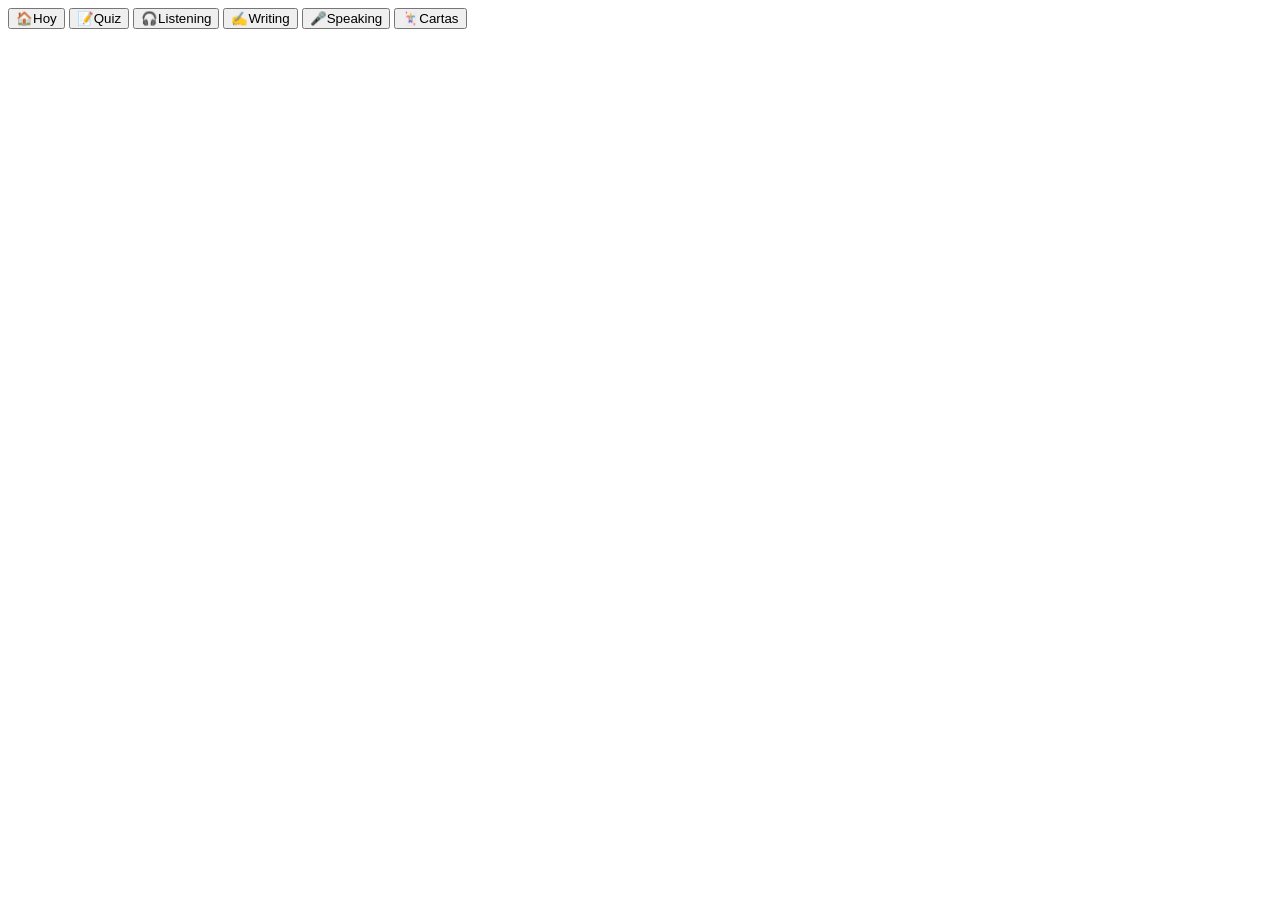
<file: src/template.html>
<!doctype html>
<html lang="es">
<head>
<meta charset="utf-8">
<meta name="viewport" content="width=device-width, initial-scale=1, viewport-fit=cover">
<title>Guiri Pass</title>
<meta name="description" content="Entrenador para el Cambridge English Skills Test: quiz, listening, writing, speaking y flashcards.">
<meta name="theme-color" content="#17796d">
<link rel="manifest" href="manifest.webmanifest">
<link rel="icon" href="icons/icon-192.png">
<link rel="apple-touch-icon" href="icons/icon-192.png">
<meta name="mobile-web-app-capable" content="yes">
<meta name="apple-mobile-web-app-capable" content="yes">
<meta name="apple-mobile-web-app-title" content="Guiri Pass">
<style>
/*STYLE*/
</style>
</head>
<body>
<main id="main" class="app"><noscript>Esta app necesita JavaScript.</noscript></main>
<nav class="nav" aria-label="Secciones">
  <button data-tab="home"><span aria-hidden="true">🏠</span>Hoy</button>
  <button data-tab="quiz"><span aria-hidden="true">📝</span>Quiz</button>
  <button data-tab="listen"><span aria-hidden="true">🎧</span>Listening</button>
  <button data-tab="write"><span aria-hidden="true">✍️</span>Writing</button>
  <button data-tab="speak"><span aria-hidden="true">🎤</span>Speaking</button>
  <button data-tab="cards"><span aria-hidden="true">🃏</span>Cartas</button>
</nav>
<script>
/*SCRIPT*/
</script>
</body>
</html>
</file>
